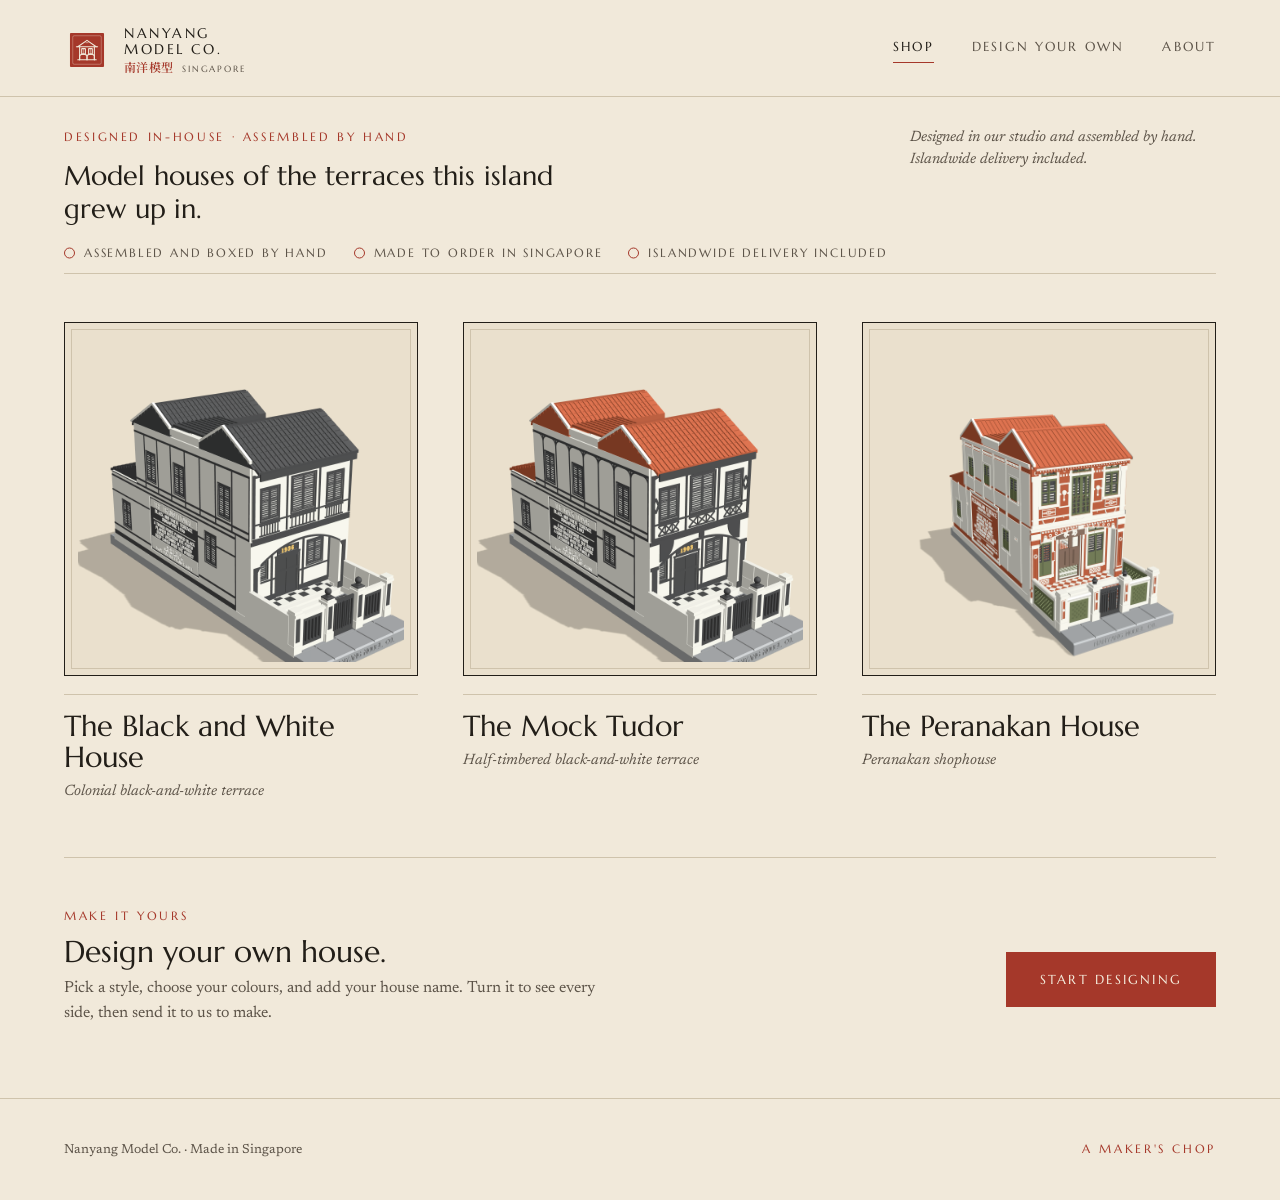
<file: index.html>
<!doctype html>
<html lang="en">
<head>
<meta charset="utf-8">
<meta name="viewport" content="width=device-width,initial-scale=1">
<title>Nanyang Model Co.</title>
<meta name="description" content="Model houses of Singapore's terraces, designed in-house and assembled by hand.">
<link rel="icon" href="assets/brand/favicon.svg?v=2" type="image/svg+xml">
<link rel="preconnect" href="https://fonts.googleapis.com">
<link rel="preconnect" href="https://fonts.gstatic.com" crossorigin>
<link href="https://fonts.googleapis.com/css2?family=Marcellus&family=Newsreader:ital,opsz,wght@0,6..72,300..500;1,6..72,300..460&family=Noto+Serif+SC:wght@500;600&display=swap" rel="stylesheet">
<script>document.documentElement.classList.add("js")</script>
<link rel="stylesheet" href="style.css?v=74">
</head>
<body>
<header class="masthead">
  <a class="brand" href="index.html" aria-label="Nanyang Model Co.">
    <img class="mk" src="assets/brand/mark.svg?v=2" alt="">
    <span class="wm">
      <span class="wm-en">Nanyang<br>Model Co.</span>
      <span class="wm-cn"><span class="cn">南洋模型</span><span class="sgp">Singapore</span></span>
    </span>
  </a>
  <button class="navtoggle" aria-label="Menu" aria-expanded="false" onclick="var m=this.closest('.masthead');var o=m.classList.toggle('open');this.setAttribute('aria-expanded',o)"><span></span><span></span><span></span></button>
  <nav class="tabs">
    <a href="index.html" aria-current="page">Shop</a>
    <a href="design.html">Design Your Own</a>
    <a href="about.html">About</a>
  </nav>
</header>

<main>
  <div class="wrap">
    <section class="lede rise">
      <div>
        <span class="label kicker">Designed in-house &middot; Assembled by hand</span>
        <h1>Model houses of the terraces this island grew up in.</h1>
      </div>
      <p class="sub">Designed in our studio and assembled by hand. Islandwide delivery included.</p>
    </section>

    <ul class="proof">
      <li>Assembled and boxed by hand</li>
      <li>Made to order in Singapore</li>
      <li>Islandwide delivery included</li>
    </ul>

    <section class="grid">
      <a class="card rise" href="house-04.html">
        <span class="frame"><img src="assets/houses/no04_shop.png?v=4" alt="The Black and White House model"></span>
        <span class="meta">
          <span class="mtext">
            <span class="name">The Black and White House</span>
            <span class="desc">Colonial black-and-white terrace</span>
          </span>
          <span class="price"></span>
        </span>
      </a>
      <a class="card rise" href="house-04b.html">
        <span class="frame"><img src="assets/houses/no04b_shop.png?v=2" alt="The Mock Tudor model"></span>
        <span class="meta">
          <span class="mtext">
            <span class="name">The Mock Tudor</span>
            <span class="desc">Half-timbered black-and-white terrace</span>
          </span>
          <span class="price"></span>
        </span>
      </a>
      <a class="card rise" href="house-06.html">
        <span class="frame"><img src="assets/houses/no06_shop.png?v=3" alt="The Peranakan House model"></span>
        <span class="meta">
          <span class="mtext">
            <span class="name">The Peranakan House</span>
            <span class="desc">Peranakan shophouse</span>
          </span>
          <span class="price"></span>
        </span>
      </a>
    </section>

    <section class="designstrip">
      <div class="ds-text">
        <span class="label kicker">Make it yours</span>
        <h2>Design your own house.</h2>
        <p>Pick a style, choose your colours, and add your house name. Turn it to see every side, then send it to us to make.</p>
      </div>
      <a class="btn" href="design.html">Start designing</a>
    </section>
  </div>
</main>

<footer>
  <span>Nanyang Model Co. &middot; Made in Singapore</span>
  <span class="label">A maker's chop</span>
</footer>

<script>
  const io=new IntersectionObserver((es)=>{es.forEach(e=>{if(e.isIntersecting){e.target.classList.add('in');io.unobserve(e.target)}})},{threshold:.12});
  document.querySelectorAll('.rise').forEach(el=>io.observe(el));
</script>
</body>
</html>
</file>
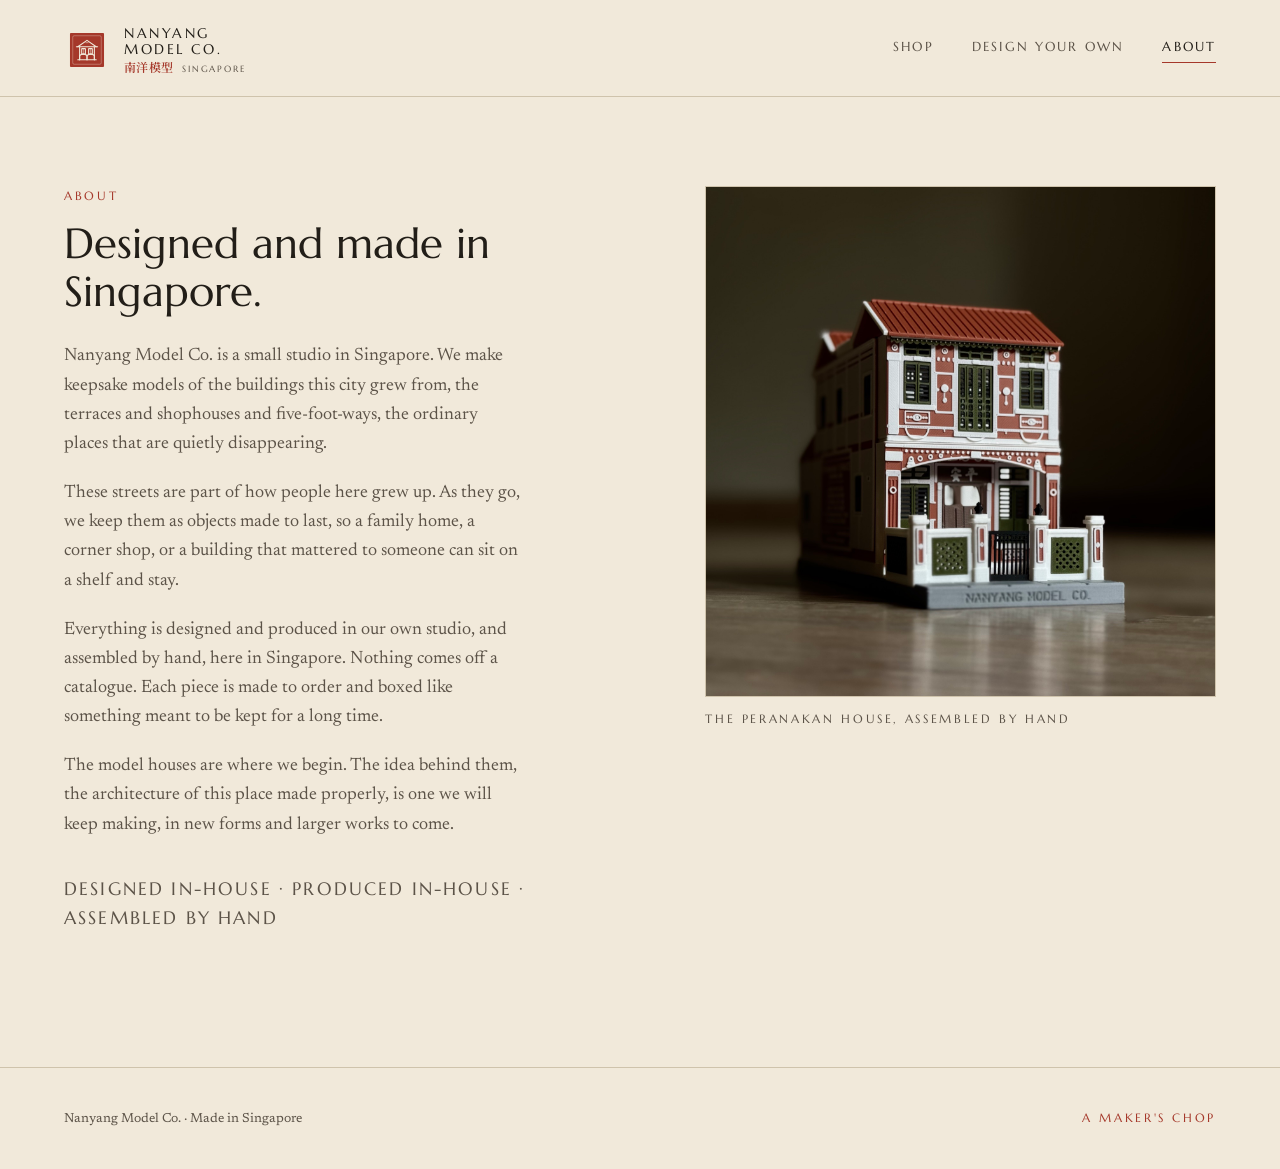
<file: about.html>
<!doctype html>
<html lang="en">
<head>
<meta charset="utf-8">
<meta name="viewport" content="width=device-width,initial-scale=1">
<title>About · Nanyang Model Co.</title>
<meta name="description" content="Nanyang Model Co. is a small Singapore studio keeping the city's terraces and shophouses as objects made to last.">
<link rel="icon" href="assets/brand/favicon.svg?v=2" type="image/svg+xml">
<link rel="preconnect" href="https://fonts.googleapis.com">
<link rel="preconnect" href="https://fonts.gstatic.com" crossorigin>
<link href="https://fonts.googleapis.com/css2?family=Marcellus&family=Newsreader:ital,opsz,wght@0,6..72,300..500;1,6..72,300..460&family=Noto+Serif+SC:wght@500;600&display=swap" rel="stylesheet">
<script>document.documentElement.classList.add("js")</script>
<link rel="stylesheet" href="style.css?v=74">
</head>
<body>
<header class="masthead">
  <a class="brand" href="index.html" aria-label="Nanyang Model Co.">
    <img class="mk" src="assets/brand/mark.svg?v=2" alt="">
    <span class="wm">
      <span class="wm-en">Nanyang<br>Model Co.</span>
      <span class="wm-cn"><span class="cn">南洋模型</span><span class="sgp">Singapore</span></span>
    </span>
  </a>
  <button class="navtoggle" aria-label="Menu" aria-expanded="false" onclick="var m=this.closest('.masthead');var o=m.classList.toggle('open');this.setAttribute('aria-expanded',o)"><span></span><span></span><span></span></button>
  <nav class="tabs">
    <a href="index.html">Shop</a>
    <a href="design.html">Design Your Own</a>
    <a href="about.html" aria-current="page">About</a>
  </nav>
</header>

<main>
  <div class="wrap">
    <section class="about rise">
      <div class="about-text">
        <span class="label kicker">About</span>
        <h1>Designed and made in Singapore.</h1>
        <p>Nanyang Model Co. is a small studio in Singapore. We make keepsake models of the buildings this city grew from, the terraces and shophouses and five-foot-ways, the ordinary places that are quietly disappearing.</p>

        <p>These streets are part of how people here grew up. As they go, we keep them as objects made to last, so a family home, a corner shop, or a building that mattered to someone can sit on a shelf and stay.</p>

        <p>Everything is designed and produced in our own studio, and assembled by hand, here in Singapore. Nothing comes off a catalogue. Each piece is made to order and boxed like something meant to be kept for a long time.</p>

        <p>The model houses are where we begin. The idea behind them, the architecture of this place made properly, is one we will keep making, in new forms and larger works to come.</p>

        <p class="craftline label">Designed in-house &middot; Produced in-house &middot; Assembled by hand</p>
      </div>
      <figure class="about-fig">
        <img src="assets/houses/no06_photo_angle.jpg" alt="A finished Peranakan model house, assembled by hand">
        <figcaption class="label">The Peranakan House, assembled by hand</figcaption>
      </figure>
    </section>
  </div>
</main>

<footer>
  <span>Nanyang Model Co. &middot; Made in Singapore</span>
  <span class="label">A maker's chop</span>
</footer>

<script>
  const io=new IntersectionObserver((es)=>{es.forEach(e=>{if(e.isIntersecting){e.target.classList.add('in');io.unobserve(e.target)}})},{threshold:.12});
  document.querySelectorAll('.rise').forEach(el=>io.observe(el));
</script>
</body>
</html>
</file>
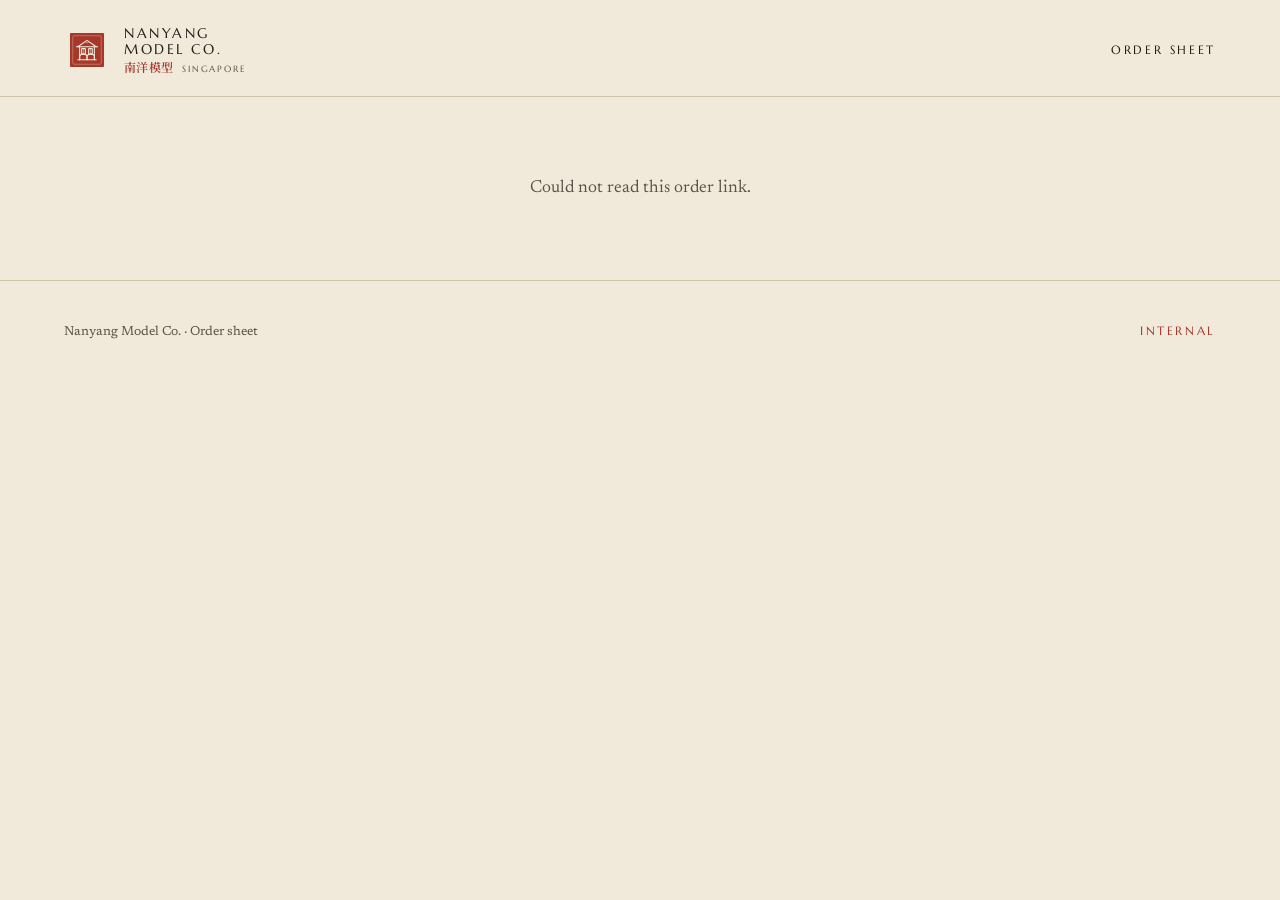
<file: admin.html>
<!doctype html>
<html lang="en">
<head>
<meta charset="utf-8">
<meta name="viewport" content="width=device-width,initial-scale=1">
<title>Order · Nanyang Model Co.</title>
<meta name="robots" content="noindex">
<link rel="icon" href="assets/brand/favicon.svg?v=2" type="image/svg+xml">
<link rel="preconnect" href="https://fonts.googleapis.com">
<link rel="preconnect" href="https://fonts.gstatic.com" crossorigin>
<link href="https://fonts.googleapis.com/css2?family=Marcellus&family=Newsreader:ital,opsz,wght@0,6..72,300..500;1,6..72,300..460&family=Noto+Serif+SC:wght@500;600&display=swap" rel="stylesheet">
<link rel="stylesheet" href="style.css?v=74">
<style>
  .order-head{display:flex;justify-content:space-between;align-items:baseline;border-bottom:1px solid var(--line);padding-bottom:14px;margin-bottom:22px;flex-wrap:wrap;gap:8px}
  .order-style{font-family:var(--disp);font-size:28px}
  .order-grid{display:grid;grid-template-columns:1fr 1fr;gap:26px}
  @media(max-width:680px){.order-grid{grid-template-columns:1fr}}
  .ofield{margin-bottom:14px}
  .ofield .k{font-family:var(--disp);font-size:11px;letter-spacing:.14em;text-transform:uppercase;color:var(--ink-soft);display:block;margin-bottom:3px}
  .ofield .v{font-size:18px}
  .citem{padding:9px 0;border-bottom:1px solid var(--line-soft)}
  .cplate{font-family:var(--disp);font-size:13px;letter-spacing:.03em;color:var(--ink-soft)}
  .cload{font-size:17px;color:var(--ink);margin-top:2px}
  .csw{width:26px;height:26px;border:1px solid var(--line);flex:0 0 auto}
  .cmeta{flex:1;display:flex;justify-content:space-between;gap:10px;flex-wrap:wrap}
  .cname{color:var(--ink)}
  .chex{color:var(--ink-soft);font-variant-numeric:tabular-nums}
  .cgroup{font-family:var(--disp);font-size:12px;letter-spacing:.1em;text-transform:uppercase;color:var(--ink-soft);margin:18px 0 4px}
  .empty{padding:60px 0;text-align:center;color:var(--ink-soft)}
</style>
</head>
<body>
<header class="masthead">
  <a class="brand" href="index.html" aria-label="Nanyang Model Co.">
    <img class="mk" src="assets/brand/mark.svg?v=2" alt="">
    <span class="wm">
      <span class="wm-en">Nanyang<br>Model Co.</span>
      <span class="wm-cn"><span class="cn">南洋模型</span><span class="sgp">Singapore</span></span>
    </span>
  </a>
  <button class="navtoggle" aria-label="Menu" aria-expanded="false" onclick="var m=this.closest('.masthead');var o=m.classList.toggle('open');this.setAttribute('aria-expanded',o)"><span></span><span></span><span></span></button>
  <nav class="tabs"><span class="label">Order sheet</span></nav>
</header>
<main>
  <div class="wrap">
    <div id="order"><p class="empty">Open an order link to see the design.</p></div>
  </div>
</main>
<footer><span>Nanyang Model Co. &middot; Order sheet</span><span class="label">Internal</span></footer>
<script>
  function esc(s){ return (s==null?'':String(s)).replace(/[&<>]/g, c => ({'&':'&amp;','<':'&lt;','>':'&gt;'}[c])); }
  // his real print plates per house (from plates.json / bands.json) — so the order reads plate by plate
  const PLATES = {"colonial":[{"n":1,"t":"Grey","s":["ASH GRAY"]},{"n":2,"t":"White shell and fence","s":["IVORY"]},{"n":3,"t":"Windows","s":["IVORY","CHARCOAL"]},{"n":4,"t":"Fence lattice","s":["CHARCOAL"]},{"n":5,"t":"Brown joinery and floors","s":["CHARCOAL","DARK BROWN"]},{"n":6,"t":"Tiled floors","s":["IVORY","CHARCOAL"]},{"n":7,"t":"Roofs","s":["TERRACOTTA"]},{"n":8,"t":"Charcoal","s":["CHARCOAL"]},{"n":9,"t":"Museum board","s":["CHARCOAL","IVORY"]},{"n":10,"t":"Name board","s":["CHARCOAL","BASIC GOLD"]},{"n":11,"t":"Facade front","s":["IVORY","CHARCOAL"]},{"n":12,"t":"Facade west flank","s":["IVORY","CHARCOAL"]}],"colonial2":[{"n":1,"t":"Grey","s":["ASH GRAY"]},{"n":2,"t":"White shell and fence","s":["IVORY"]},{"n":3,"t":"Windows","s":["IVORY","CHARCOAL"]},{"n":4,"t":"Fence lattice","s":["CHARCOAL"]},{"n":5,"t":"Brown joinery and floors","s":["CHARCOAL","DARK BROWN"]},{"n":6,"t":"Tiled floors","s":["IVORY","CHARCOAL"]},{"n":7,"t":"Roofs","s":["TERRACOTTA"]},{"n":8,"t":"Charcoal","s":["CHARCOAL"]},{"n":9,"t":"Museum board","s":["CHARCOAL","IVORY"]},{"n":10,"t":"Name board","s":["CHARCOAL","BASIC GOLD"]},{"n":11,"t":"Facade front","s":["IVORY","CHARCOAL"]},{"n":12,"t":"Facade west flank","s":["IVORY","CHARCOAL"]}],"chinese":[{"n":1,"t":"Grey","s":["ASH GRAY"]},{"n":2,"t":"White shell and fence","s":["IVORY"]},{"n":3,"t":"Windows","s":["CHARCOAL","DARK GREEN"]},{"n":4,"t":"Fence lattice","s":["DARK GREEN"]},{"n":5,"t":"Pier panels","s":["IVORY","DARK GREEN"]},{"n":6,"t":"Brown joinery and floors","s":["DARK BROWN"]},{"n":7,"t":"Tiled floors","s":["IVORY","TERRACOTTA","DARK GREEN"]},{"n":8,"t":"Roofs","s":["CHARCOAL"]},{"n":9,"t":"Charcoal","s":["CHARCOAL"]},{"n":10,"t":"Museum board","s":["IVORY","SCARLET"]},{"n":11,"t":"Name board","s":["BASIC GOLD","CHARCOAL"]},{"n":12,"t":"Facade front","s":["IVORY","DARK GREEN","MANDARIN","SCARLET"]},{"n":13,"t":"Facade west flank","s":["IVORY","DARK GREEN","SCARLET","MANDARIN"]}],"peranakan":[{"n":1,"t":"Grey","s":["ASH GREY"]},{"n":2,"t":"White shell + fence","s":["IVORY"]},{"n":3,"t":"Roofs","s":["TERRACOTTA"]},{"n":4,"t":"Green pieces","s":["PINE GREEN"]},{"n":5,"t":"Tiled floors","s":["IVORY","PINE GREEN","TERRACOTTA"]},{"n":6,"t":"Brown floors and ceilings","s":["DARK BROWN"]},{"n":7,"t":"Facade plates","s":["TERRACOTTA","IVORY"]},{"n":8,"t":"West flank plates","s":["TERRACOTTA","IVORY"]},{"n":9,"t":"Green units","s":["CHARCOAL","PINE GREEN"]},{"n":10,"t":"Brown units","s":["DARK BROWN"]},{"n":11,"t":"Charcoal pieces","s":["CHARCOAL"]},{"n":12,"t":"Eave valance","s":["PINE GREEN","IVORY"]},{"n":13,"t":"Museum board","s":["TERRACOTTA","IVORY"]},{"n":14,"t":"Name board","s":["DARK BROWN","IVORY"]}]};
  const normSpool = s => (s||'').toUpperCase().replace('PINE GREEN','GREEN').replace('DARK GREEN','GREEN').replace('BASIC GOLD','GOLD').replace('ASH GREY','ASH GRAY');
  function decode(){
    const code = location.hash.slice(1); if (!code) return null;
    try { return JSON.parse(decodeURIComponent(escape(atob(code)))); } catch (e) { return null; }
  }
  function field(k, v){ return v ? `<div class="ofield"><span class="k">${esc(k)}</span><span class="v">${esc(v)}</span></div>` : ''; }
  function fieldML(k, v){ return v ? `<div class="ofield"><span class="k">${esc(k)}</span><span class="v" style="white-space:pre-line">${esc(v)}</span></div>` : ''; }
  function render(o){
    const root = document.getElementById('order');
    if (!o) { root.innerHTML = '<p class="empty">Could not read this order link.</p>'; return; }
    const byS = {}; (o.colours || []).forEach(c => { byS[normSpool(c.spool)] = c; });
    const plates = PLATES[o.styleKey] || [];
    let cols = '';
    plates.forEach(p => {
      const loads = p.s.map(sp => { const c = byS[normSpool(sp)]; return c ? c.name : sp; });
      cols += `<div class="citem"><div class="cplate">${esc(p.n)} &middot; ${esc(p.t)}</div>`
        + `<div class="cload">${loads.map(esc).join(' &middot; ')}</div></div>`;
    });
    if (!plates.length) (o.colours || []).forEach(c => { cols += `<div class="citem"><div class="cplate">${esc(c.part||'')}</div><div class="cload">${esc(c.name)}</div></div>`; });
    root.innerHTML = `
      <div class="order-head">
        <span class="order-style">${esc(o.style)} terrace</span>
        <span class="label">PayNow on confirm</span>
      </div>
      <div class="order-grid">
        <div>
          <div class="cgroup" style="margin-top:0">Customer</div>
          ${field('Name', o.customerName) || '<div class="ofield"><span class="k">Name</span><span class="v" style="color:var(--ink-soft)">(from WhatsApp)</span></div>'}
          ${field('Contact', o.contact)}
          <div class="cgroup">Plaque</div>
          ${field('House name', o.houseName)}
          ${field('Subtitle', o.subtitle)}
          ${field('Year / place', o.place)}
          ${fieldML('Story', o.story)}
          ${field('Name board', o.nameBoard)}
          ${field('Made for', o.madeFor)}
        </div>
        <div>
          <div class="cgroup" style="margin-top:0">Plates to print (load these filaments)</div>
          ${cols || '<p class="note">No colour data.</p>'}
        </div>
      </div>`;
  }
  render(decode());
  addEventListener('hashchange', () => render(decode()));
</script>
</body>
</html>
</file>
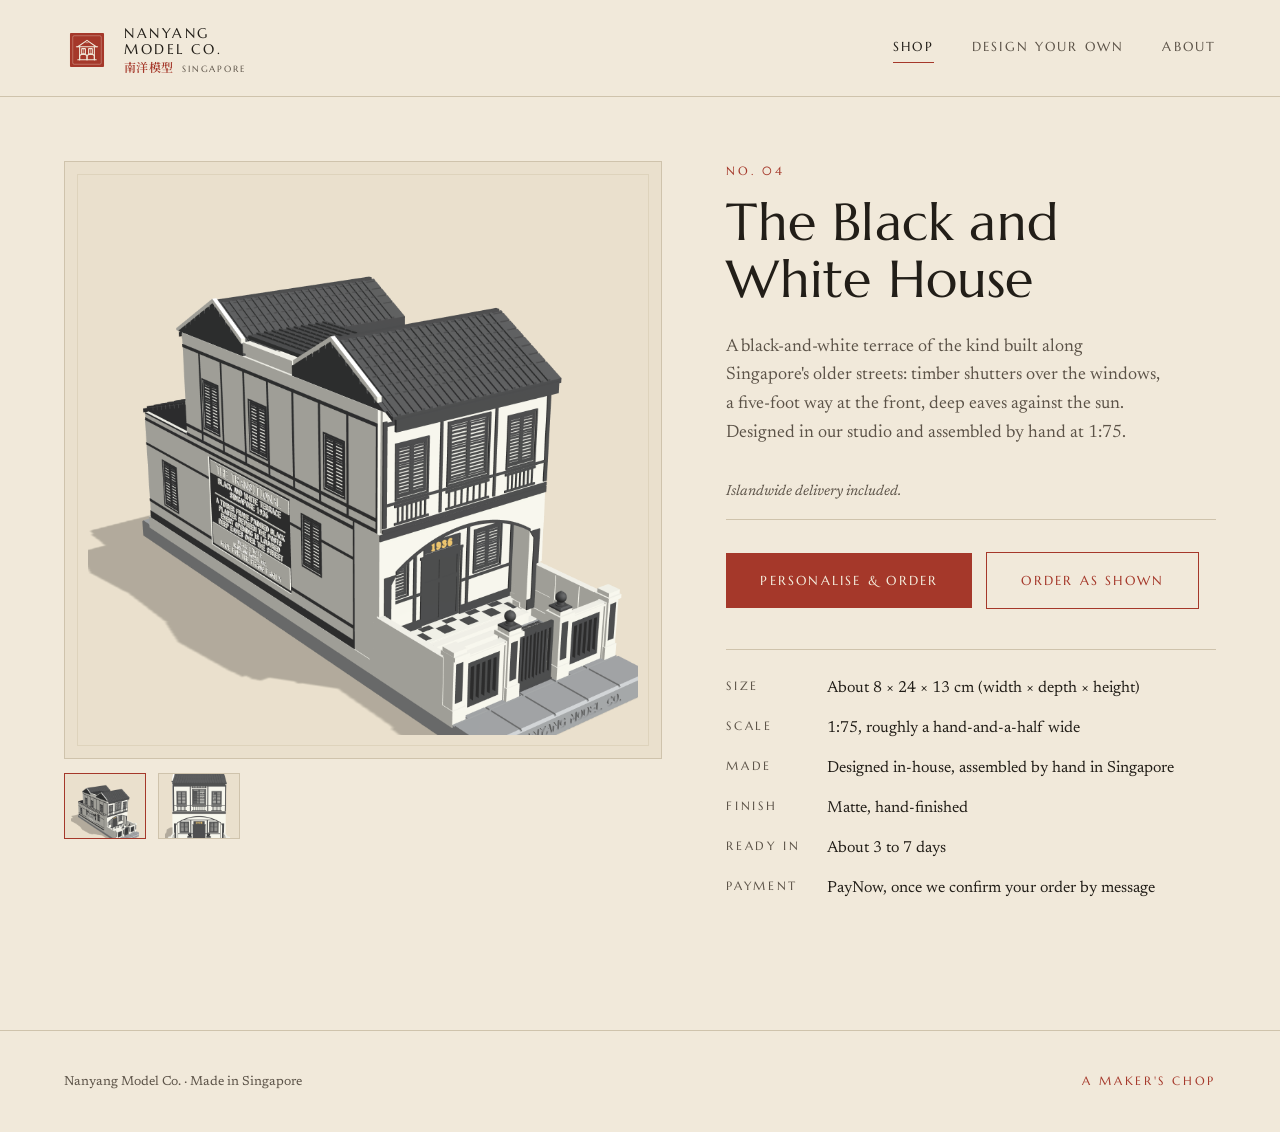
<file: house-04.html>
<!doctype html>
<html lang="en">
<head>
<meta charset="utf-8">
<meta name="viewport" content="width=device-width,initial-scale=1">
<title>The Black and White House · Nanyang Model Co.</title>
<meta name="description" content="No. 04, The Black and White House. A 1:75 model of a Singapore black-and-white terrace, designed in-house and assembled by hand.">
<link rel="icon" href="assets/brand/favicon.svg?v=2" type="image/svg+xml">
<link rel="preconnect" href="https://fonts.googleapis.com">
<link rel="preconnect" href="https://fonts.gstatic.com" crossorigin>
<link href="https://fonts.googleapis.com/css2?family=Marcellus&family=Newsreader:ital,opsz,wght@0,6..72,300..500;1,6..72,300..460&family=Noto+Serif+SC:wght@500;600&display=swap" rel="stylesheet">
<script>document.documentElement.classList.add("js")</script>
<link rel="stylesheet" href="style.css?v=74">
</head>
<body>
<header class="masthead">
  <a class="brand" href="index.html" aria-label="Nanyang Model Co.">
    <img class="mk" src="assets/brand/mark.svg?v=2" alt="">
    <span class="wm">
      <span class="wm-en">Nanyang<br>Model Co.</span>
      <span class="wm-cn"><span class="cn">南洋模型</span><span class="sgp">Singapore</span></span>
    </span>
  </a>
  <button class="navtoggle" aria-label="Menu" aria-expanded="false" onclick="var m=this.closest('.masthead');var o=m.classList.toggle('open');this.setAttribute('aria-expanded',o)"><span></span><span></span><span></span></button>
  <nav class="tabs">
    <a href="index.html" aria-current="page">Shop</a>
    <a href="design.html">Design Your Own</a>
    <a href="about.html">About</a>
  </nav>
</header>

<main>
  <div class="wrap">
    <section class="pdp">
      <div class="gallery rise">
        <div class="hero"><img id="hero" src="assets/houses/no04_iso.png?v=4" alt="The Black and White House, angled view"></div>
        <div class="thumbs">
          <span class="t" aria-current="true"><img src="assets/houses/no04_iso.png?v=4" alt="Angled view" onclick="hero.src=this.src"></span>
          <span class="t"><img src="assets/houses/no04_front.png?v=4" alt="Front view" onclick="hero.src=this.src"></span>
        </div>
      </div>

      <div class="buy rise">
        <div class="no label">No. 04</div>
        <h1>The Black and White House</h1>
        <p class="story">A black-and-white terrace of the kind built along Singapore's older streets: timber shutters over the windows, a five-foot way at the front, deep eaves against the sun. Designed in our studio and assembled by hand at 1:75.</p>

        <div class="price"><small>Islandwide delivery included.</small></div>
        <a class="btn" href="personalise.html?model=no04">Personalise &amp; order</a>
        <a class="btn ghost" href="https://wa.me/6583219747?text=Hi%20Nanyang%20Model%20Co.%2C%20I%27d%20like%20to%20order%20The%20Black%20and%20White%20House%20(No.%2004)." target="_blank" rel="noopener">Order as shown</a>

        <div class="facts">
          <dl>
            <dt class="label">Size</dt><dd>About 8 &times; 24 &times; 13 cm (width &times; depth &times; height)</dd>
            <dt class="label">Scale</dt><dd>1:75, roughly a hand-and-a-half wide</dd>
            <dt class="label">Made</dt><dd>Designed in-house, assembled by hand in Singapore</dd>
            <dt class="label">Finish</dt><dd>Matte, hand-finished</dd>
            <dt class="label">Ready in</dt><dd>About 3 to 7 days</dd>
            <dt class="label">Payment</dt><dd>PayNow, once we confirm your order by message</dd>
          </dl>
        </div>
      </div>
    </section>
  </div>
</main>

<footer>
  <span>Nanyang Model Co. &middot; Made in Singapore</span>
  <span class="label">A maker's chop</span>
</footer>

<script>
  const io=new IntersectionObserver((es)=>{es.forEach(e=>{if(e.isIntersecting){e.target.classList.add('in');io.unobserve(e.target)}})},{threshold:.12});
  document.querySelectorAll('.rise').forEach(el=>io.observe(el));
  document.querySelectorAll('.thumbs .t').forEach(t=>t.addEventListener('click',()=>{document.querySelectorAll('.thumbs .t').forEach(x=>x.removeAttribute('aria-current'));t.setAttribute('aria-current','true')}));
</script>
</body>
</html>
</file>
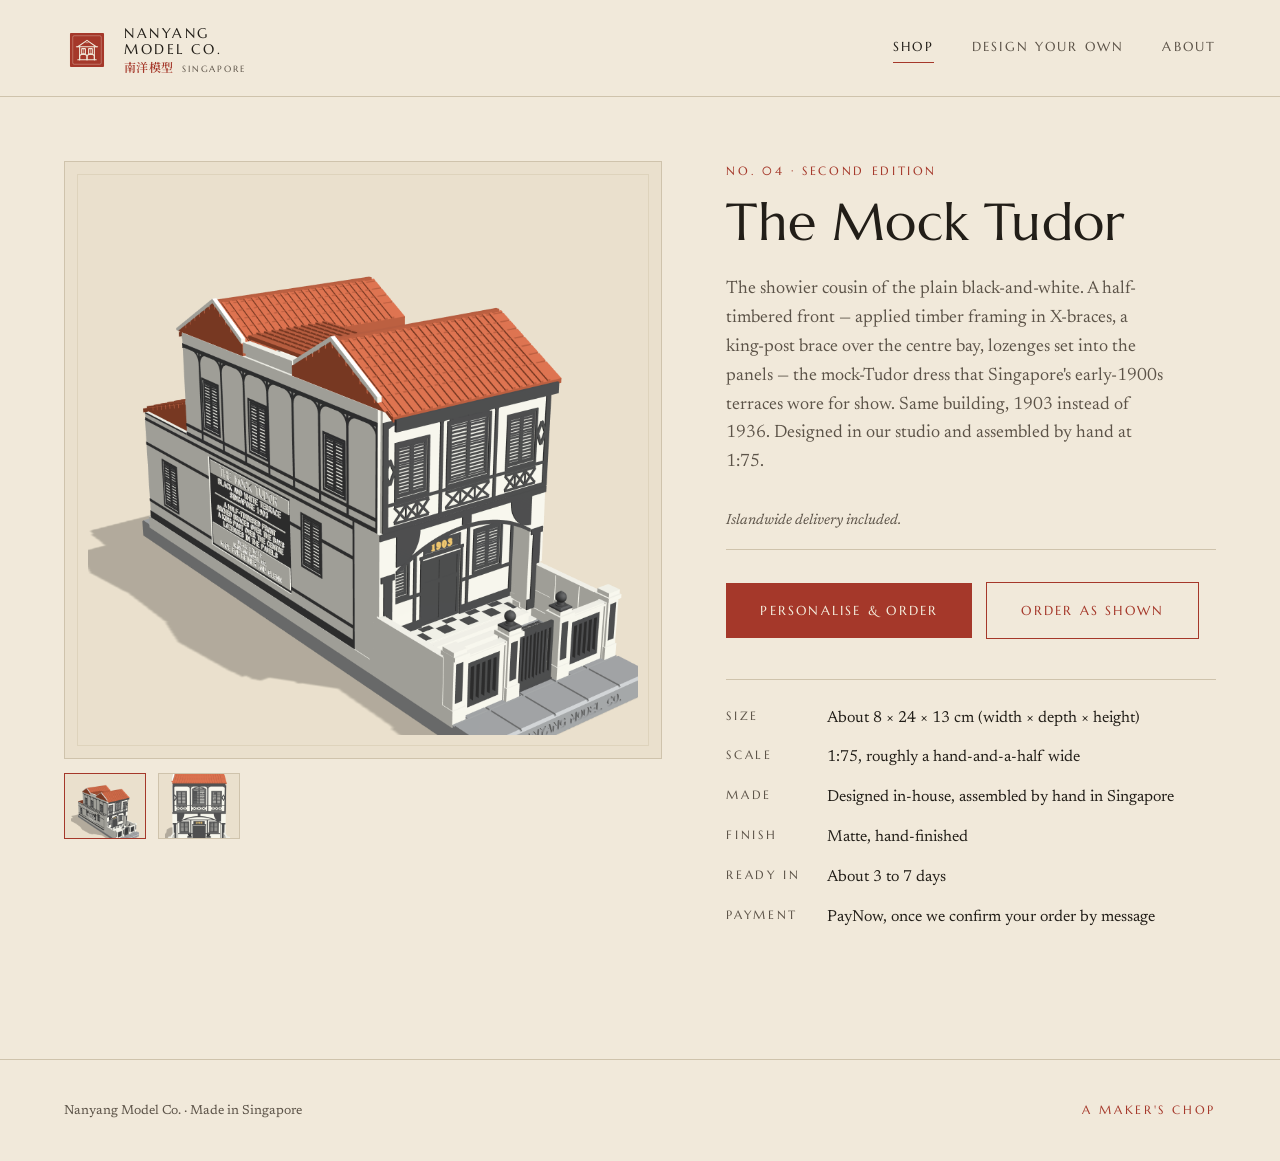
<file: house-04b.html>
<!doctype html>
<html lang="en">
<head>
<meta charset="utf-8">
<meta name="viewport" content="width=device-width,initial-scale=1">
<title>The Mock Tudor · Nanyang Model Co.</title>
<meta name="description" content="No. 04, The Mock Tudor. A 1:75 model of a Singapore half-timbered black-and-white terrace, designed in-house and assembled by hand.">
<link rel="icon" href="assets/brand/favicon.svg?v=2" type="image/svg+xml">
<link rel="preconnect" href="https://fonts.googleapis.com">
<link rel="preconnect" href="https://fonts.gstatic.com" crossorigin>
<link href="https://fonts.googleapis.com/css2?family=Marcellus&family=Newsreader:ital,opsz,wght@0,6..72,300..500;1,6..72,300..460&family=Noto+Serif+SC:wght@500;600&display=swap" rel="stylesheet">
<script>document.documentElement.classList.add("js")</script>
<link rel="stylesheet" href="style.css?v=74">
</head>
<body>
<header class="masthead">
  <a class="brand" href="index.html" aria-label="Nanyang Model Co.">
    <img class="mk" src="assets/brand/mark.svg?v=2" alt="">
    <span class="wm">
      <span class="wm-en">Nanyang<br>Model Co.</span>
      <span class="wm-cn"><span class="cn">南洋模型</span><span class="sgp">Singapore</span></span>
    </span>
  </a>
  <button class="navtoggle" aria-label="Menu" aria-expanded="false" onclick="var m=this.closest('.masthead');var o=m.classList.toggle('open');this.setAttribute('aria-expanded',o)"><span></span><span></span><span></span></button>
  <nav class="tabs">
    <a href="index.html" aria-current="page">Shop</a>
    <a href="design.html">Design Your Own</a>
    <a href="about.html">About</a>
  </nav>
</header>

<main>
  <div class="wrap">
    <section class="pdp">
      <div class="gallery rise">
        <div class="hero"><img id="hero" src="assets/houses/no04b_iso.png?v=2" alt="The Mock Tudor, angled view"></div>
        <div class="thumbs">
          <span class="t" aria-current="true"><img src="assets/houses/no04b_iso.png?v=2" alt="Angled view" onclick="hero.src=this.src"></span>
          <span class="t"><img src="assets/houses/no04b_front.png?v=2" alt="Front view" onclick="hero.src=this.src"></span>
        </div>
      </div>

      <div class="buy rise">
        <div class="no label">No. 04 &middot; Second edition</div>
        <h1>The Mock Tudor</h1>
        <p class="story">The showier cousin of the plain black-and-white. A half-timbered front &mdash; applied timber framing in X-braces, a king-post brace over the centre bay, lozenges set into the panels &mdash; the mock-Tudor dress that Singapore's early-1900s terraces wore for show. Same building, 1903 instead of 1936. Designed in our studio and assembled by hand at 1:75.</p>

        <div class="price"><small>Islandwide delivery included.</small></div>
        <a class="btn" href="personalise.html?model=no04">Personalise &amp; order</a>
        <a class="btn ghost" href="https://wa.me/6583219747?text=Hi%20Nanyang%20Model%20Co.%2C%20I%27d%20like%20to%20order%20The%20Mock%20Tudor%20(No.%2004%2C%20second%20edition)." target="_blank" rel="noopener">Order as shown</a>

        <div class="facts">
          <dl>
            <dt class="label">Size</dt><dd>About 8 &times; 24 &times; 13 cm (width &times; depth &times; height)</dd>
            <dt class="label">Scale</dt><dd>1:75, roughly a hand-and-a-half wide</dd>
            <dt class="label">Made</dt><dd>Designed in-house, assembled by hand in Singapore</dd>
            <dt class="label">Finish</dt><dd>Matte, hand-finished</dd>
            <dt class="label">Ready in</dt><dd>About 3 to 7 days</dd>
            <dt class="label">Payment</dt><dd>PayNow, once we confirm your order by message</dd>
          </dl>
        </div>
      </div>
    </section>
  </div>
</main>

<footer>
  <span>Nanyang Model Co. &middot; Made in Singapore</span>
  <span class="label">A maker's chop</span>
</footer>

<script>
  const io=new IntersectionObserver((es)=>{es.forEach(e=>{if(e.isIntersecting){e.target.classList.add('in');io.unobserve(e.target)}})},{threshold:.12});
  document.querySelectorAll('.rise').forEach(el=>io.observe(el));
  document.querySelectorAll('.thumbs .t').forEach(t=>t.addEventListener('click',()=>{document.querySelectorAll('.thumbs .t').forEach(x=>x.removeAttribute('aria-current'));t.setAttribute('aria-current','true')}));
</script>
</body>
</html>
</file>
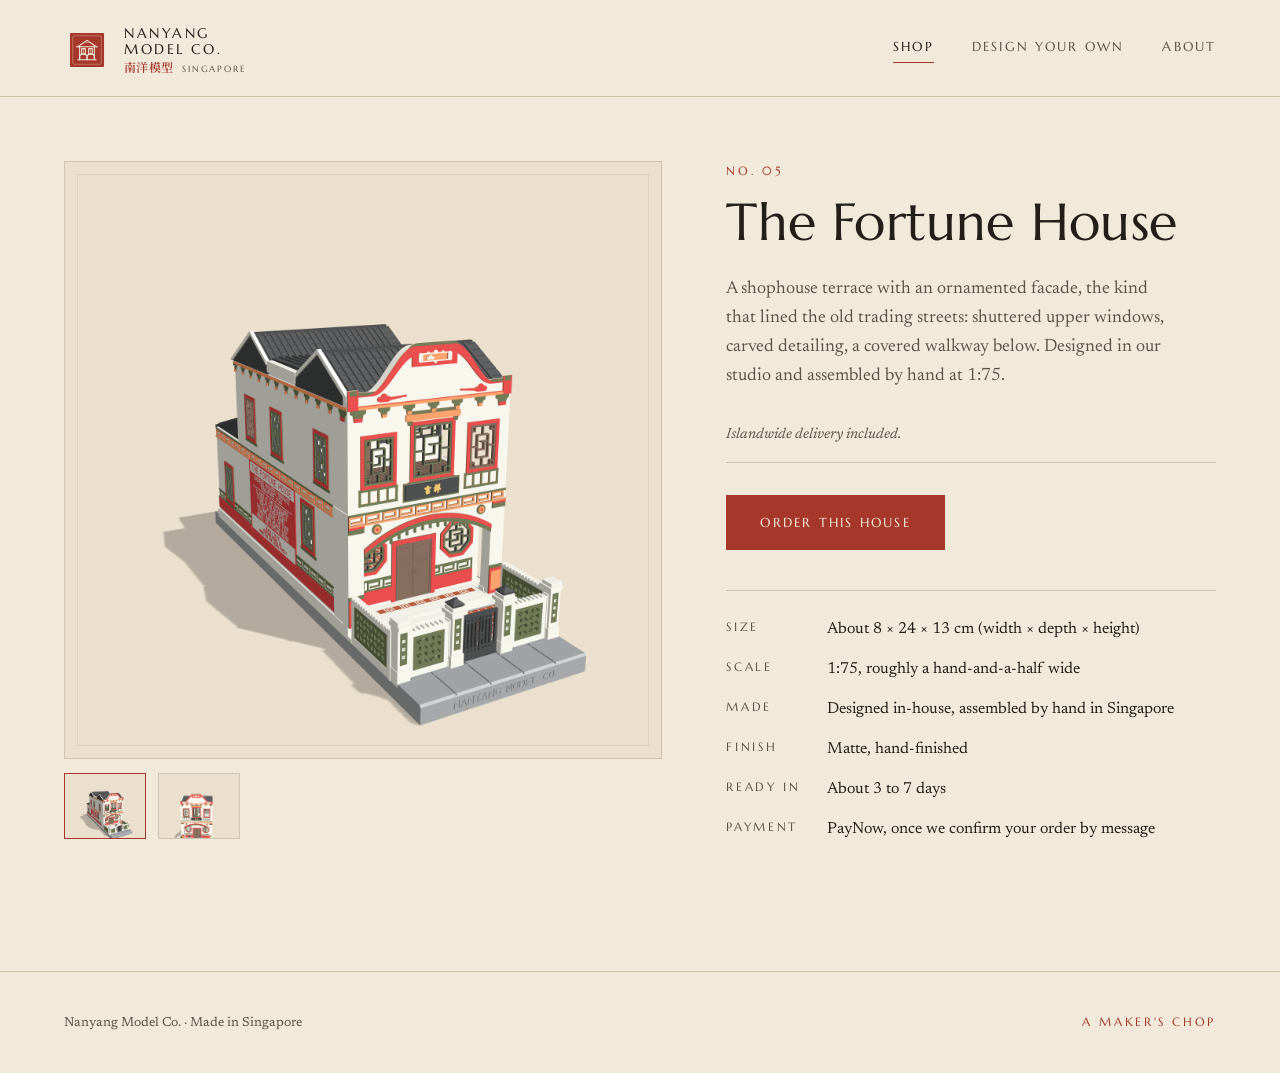
<file: house-05.html>
<!doctype html>
<html lang="en">
<head>
<meta charset="utf-8">
<meta name="viewport" content="width=device-width,initial-scale=1">
<title>The Fortune House · Nanyang Model Co.</title>
<meta name="description" content="No. 05, The Fortune House. A 1:75 model of an ornamented Singapore shophouse terrace, designed in-house and assembled by hand.">
<link rel="icon" href="assets/brand/favicon.svg?v=2" type="image/svg+xml">
<link rel="preconnect" href="https://fonts.googleapis.com">
<link rel="preconnect" href="https://fonts.gstatic.com" crossorigin>
<link href="https://fonts.googleapis.com/css2?family=Marcellus&family=Newsreader:ital,opsz,wght@0,6..72,300..500;1,6..72,300..460&family=Noto+Serif+SC:wght@500;600&display=swap" rel="stylesheet">
<script>document.documentElement.classList.add("js")</script>
<link rel="stylesheet" href="style.css?v=74">
</head>
<body>
<header class="masthead">
  <a class="brand" href="index.html" aria-label="Nanyang Model Co.">
    <img class="mk" src="assets/brand/mark.svg?v=2" alt="">
    <span class="wm">
      <span class="wm-en">Nanyang<br>Model Co.</span>
      <span class="wm-cn"><span class="cn">南洋模型</span><span class="sgp">Singapore</span></span>
    </span>
  </a>
  <button class="navtoggle" aria-label="Menu" aria-expanded="false" onclick="var m=this.closest('.masthead');var o=m.classList.toggle('open');this.setAttribute('aria-expanded',o)"><span></span><span></span><span></span></button>
  <nav class="tabs">
    <a href="index.html" aria-current="page">Shop</a>
    <a href="design.html">Design Your Own</a>
    <a href="about.html">About</a>
  </nav>
</header>

<main>
  <div class="wrap">
    <section class="pdp">
      <div class="gallery rise">
        <div class="hero"><img id="hero" src="assets/houses/no05_iso.png?v=3" alt="The Fortune House, angled view"></div>
        <div class="thumbs">
          <span class="t" aria-current="true"><img src="assets/houses/no05_iso.png?v=3" alt="Angled view" onclick="hero.src=this.src"></span>
          <span class="t"><img src="assets/houses/no05.png?v=3" alt="Front view" onclick="hero.src=this.src"></span>
        </div>
      </div>

      <div class="buy rise">
        <div class="no label">No. 05</div>
        <h1>The Fortune House</h1>
        <p class="story">A shophouse terrace with an ornamented facade, the kind that lined the old trading streets: shuttered upper windows, carved detailing, a covered walkway below. Designed in our studio and assembled by hand at 1:75.</p>

        <div class="price"><small>Islandwide delivery included.</small></div>
        <a class="btn" href="https://wa.me/6583219747?text=Hi%20Nanyang%20Model%20Co.%2C%20I%27d%20like%20to%20order%20The%20Fortune%20House%20(No.%2005)%20-%20%24138." target="_blank" rel="noopener">Order this house</a>

        <div class="facts">
          <dl>
            <dt class="label">Size</dt><dd>About 8 &times; 24 &times; 13 cm (width &times; depth &times; height)</dd>
            <dt class="label">Scale</dt><dd>1:75, roughly a hand-and-a-half wide</dd>
            <dt class="label">Made</dt><dd>Designed in-house, assembled by hand in Singapore</dd>
            <dt class="label">Finish</dt><dd>Matte, hand-finished</dd>
            <dt class="label">Ready in</dt><dd>About 3 to 7 days</dd>
            <dt class="label">Payment</dt><dd>PayNow, once we confirm your order by message</dd>
          </dl>
        </div>
      </div>
    </section>
  </div>
</main>

<footer>
  <span>Nanyang Model Co. &middot; Made in Singapore</span>
  <span class="label">A maker's chop</span>
</footer>

<script>
  const io=new IntersectionObserver((es)=>{es.forEach(e=>{if(e.isIntersecting){e.target.classList.add('in');io.unobserve(e.target)}})},{threshold:.12});
  document.querySelectorAll('.rise').forEach(el=>io.observe(el));
  document.querySelectorAll('.thumbs .t').forEach(t=>t.addEventListener('click',()=>{document.querySelectorAll('.thumbs .t').forEach(x=>x.removeAttribute('aria-current'));t.setAttribute('aria-current','true')}));
</script>
</body>
</html>
</file>
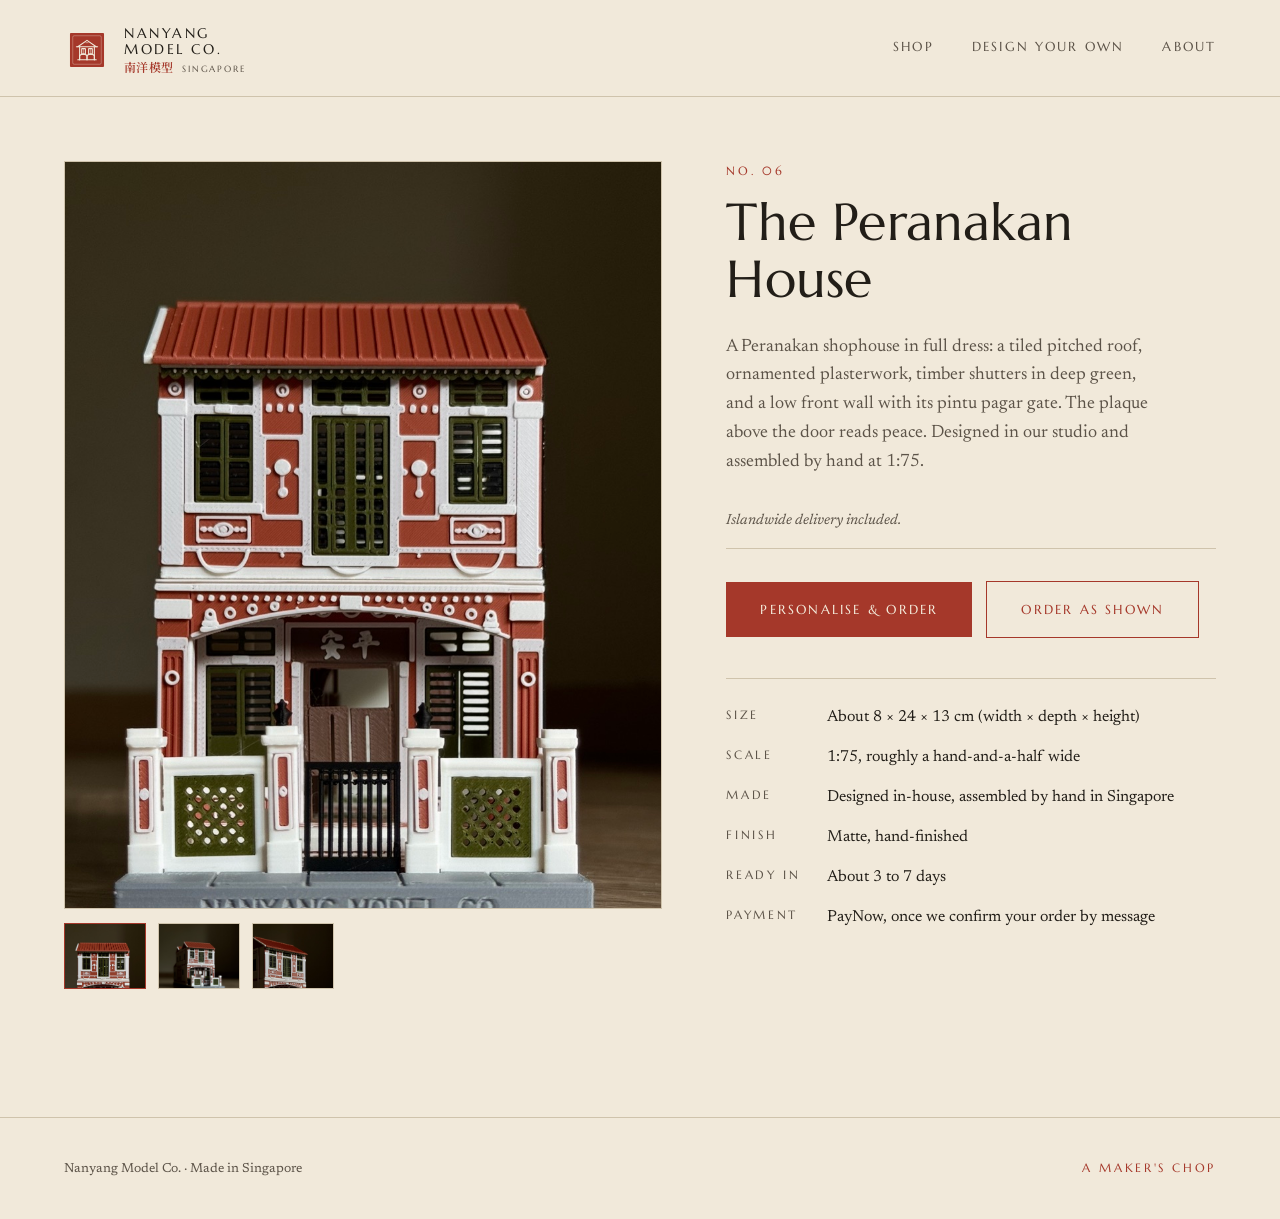
<file: house-06.html>
<!doctype html>
<html lang="en">
<head>
<meta charset="utf-8">
<meta name="viewport" content="width=device-width,initial-scale=1">
<title>The Peranakan House · Nanyang Model Co.</title>
<meta name="description" content="No. 06, The Peranakan House. A 1:75 model of an ornamented Singapore Peranakan shophouse, designed in-house and assembled by hand.">
<link rel="icon" href="assets/brand/favicon.svg?v=2" type="image/svg+xml">
<link rel="preconnect" href="https://fonts.googleapis.com">
<link rel="preconnect" href="https://fonts.gstatic.com" crossorigin>
<link href="https://fonts.googleapis.com/css2?family=Marcellus&family=Newsreader:ital,opsz,wght@0,6..72,300..500;1,6..72,300..460&family=Noto+Serif+SC:wght@500;600&display=swap" rel="stylesheet">
<script>document.documentElement.classList.add("js")</script>
<link rel="stylesheet" href="style.css?v=74">
</head>
<body>
<header class="masthead">
  <a class="brand" href="index.html" aria-label="Nanyang Model Co.">
    <img class="mk" src="assets/brand/mark.svg?v=2" alt="">
    <span class="wm">
      <span class="wm-en">Nanyang<br>Model Co.</span>
      <span class="wm-cn"><span class="cn">南洋模型</span><span class="sgp">Singapore</span></span>
    </span>
  </a>
  <button class="navtoggle" aria-label="Menu" aria-expanded="false" onclick="var m=this.closest('.masthead');var o=m.classList.toggle('open');this.setAttribute('aria-expanded',o)"><span></span><span></span><span></span></button>
  <nav class="tabs">
    <a href="index.html">Shop</a>
    <a href="design.html">Design Your Own</a>
    <a href="about.html">About</a>
  </nav>
</header>

<main>
  <div class="wrap">
    <section class="pdp">
      <div class="gallery rise">
        <div class="hero photo"><img id="hero" src="assets/houses/no06_photo_front.jpg" alt="The Peranakan House, front"></div>
        <div class="thumbs">
          <span class="t photo" aria-current="true"><img src="assets/houses/no06_photo_front.jpg" alt="Front view" onclick="hero.src=this.src"></span>
          <span class="t photo"><img src="assets/houses/no06_photo_angle.jpg" alt="Angled view" onclick="hero.src=this.src"></span>
          <span class="t photo"><img src="assets/houses/no06_photo_side.jpg" alt="Side view" onclick="hero.src=this.src"></span>
        </div>
      </div>

      <div class="buy rise">
        <div class="no label">No. 06</div>
        <h1>The Peranakan House</h1>
        <p class="story">A Peranakan shophouse in full dress: a tiled pitched roof, ornamented plasterwork, timber shutters in deep green, and a low front wall with its pintu pagar gate. The plaque above the door reads peace. Designed in our studio and assembled by hand at 1:75.</p>

        <div class="price"><small>Islandwide delivery included.</small></div>
        <a class="btn" href="personalise.html?model=no06">Personalise &amp; order</a>
        <a class="btn ghost" href="https://wa.me/6583219747?text=Hi%20Nanyang%20Model%20Co.%2C%20I%27d%20like%20to%20order%20The%20Peranakan%20House%20(No.%2006)." target="_blank" rel="noopener">Order as shown</a>

        <div class="facts">
          <dl>
            <dt class="label">Size</dt><dd>About 8 &times; 24 &times; 13 cm (width &times; depth &times; height)</dd>
            <dt class="label">Scale</dt><dd>1:75, roughly a hand-and-a-half wide</dd>
            <dt class="label">Made</dt><dd>Designed in-house, assembled by hand in Singapore</dd>
            <dt class="label">Finish</dt><dd>Matte, hand-finished</dd>
            <dt class="label">Ready in</dt><dd>About 3 to 7 days</dd>
            <dt class="label">Payment</dt><dd>PayNow, once we confirm your order by message</dd>
          </dl>
        </div>
      </div>
    </section>
  </div>
</main>

<footer>
  <span>Nanyang Model Co. &middot; Made in Singapore</span>
  <span class="label">A maker's chop</span>
</footer>

<script>
  const io=new IntersectionObserver((es)=>{es.forEach(e=>{if(e.isIntersecting){e.target.classList.add('in');io.unobserve(e.target)}})},{threshold:.12});
  document.querySelectorAll('.rise').forEach(el=>io.observe(el));
  document.querySelectorAll('.thumbs .t').forEach(t=>t.addEventListener('click',()=>{document.querySelectorAll('.thumbs .t').forEach(x=>x.removeAttribute('aria-current'));t.setAttribute('aria-current','true')}));
</script>
</body>
</html>
</file>
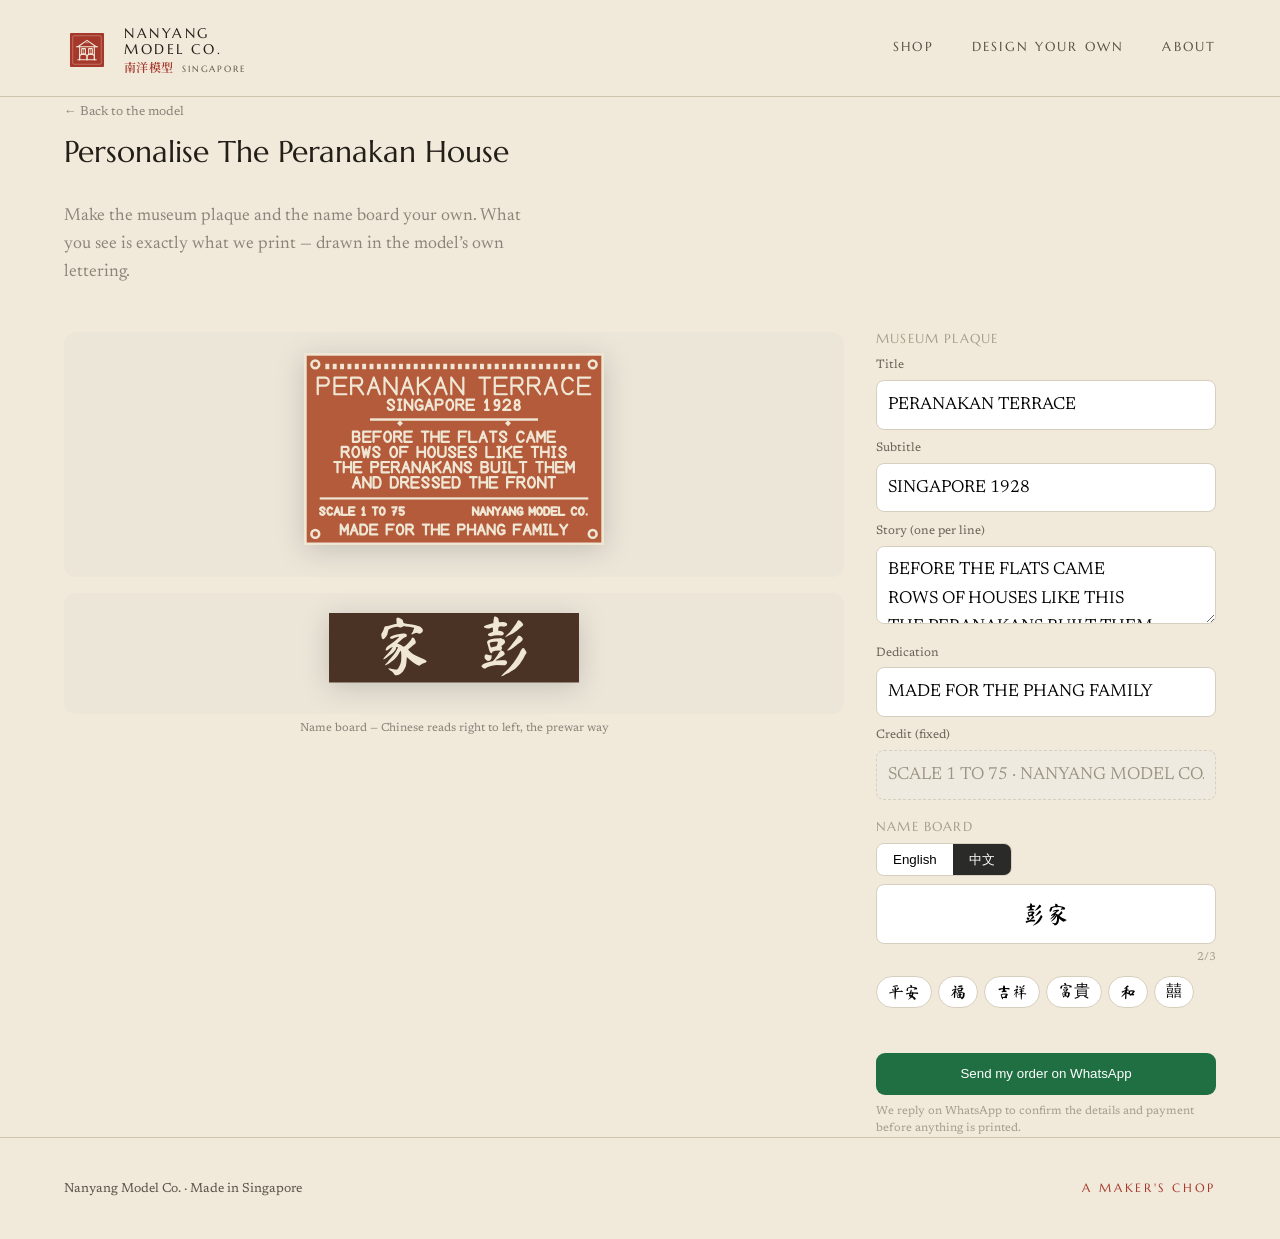
<file: personalise.html>
<!doctype html><html lang="en"><head>
<meta charset="utf-8"><meta name="viewport" content="width=device-width,initial-scale=1">
<title>Personalise your house · Nanyang Model Co.</title>
<meta name="description" content="Make the museum plaque and the name board your own, then send us the order.">
<link rel="icon" href="assets/brand/favicon.svg?v=2" type="image/svg+xml">
<link rel="preconnect" href="https://fonts.googleapis.com"><link rel="preconnect" href="https://fonts.gstatic.com" crossorigin>
<link href="https://fonts.googleapis.com/css2?family=Marcellus&family=Newsreader:ital,opsz,wght@0,6..72,300..500;1,6..72,300..460&family=Noto+Serif+SC:wght@500;600&family=Ma+Shan+Zheng&display=swap" rel="stylesheet">
<script>document.documentElement.classList.add("js")</script>
<link rel="stylesheet" href="style.css?v=74">
<style>
 .pz{--iv:#efe7d4}
 .pz h1{font-family:Marcellus,serif;font-weight:400;font-size:1.9rem;margin:0 0 .1em}
 .pz .lede{color:#8a857a;margin:0 0 1.6rem;max-width:46ch}
 .pz .stage{display:grid;grid-template-columns:1fr 340px;gap:2rem;align-items:start}
 @media(max-width:780px){.pz .stage{grid-template-columns:1fr}}
 .pz .previews{display:flex;flex-direction:column;gap:1rem}
 .pz .tile{background:#ece6d9;border-radius:12px;padding:1.3rem;display:flex;justify-content:center}
 .pz svg{width:100%;height:auto;filter:drop-shadow(0 5px 14px rgba(0,0,0,.16))}
 .pz .nm{max-width:250px}
 .pz .capnote{font-size:.72rem;color:#8a857a;text-align:center;margin:.4rem 0 0}
 .pz h2{font-family:Marcellus,serif;font-weight:400;font-size:.82rem;text-transform:uppercase;letter-spacing:.09em;color:#a79f8d;margin:1.3rem 0 .5rem}
 .pz h2:first-child{margin-top:0}
 .pz label{display:block;font-size:.76rem;color:#6a655a;margin:.6rem 0 .25rem}
 .pz input,.pz textarea{width:100%;padding:.6rem .7rem;border:1px solid #d6cfbe;border-radius:8px;font:inherit;background:#fff}
 .pz input.up,.pz textarea{text-transform:uppercase}
 .pz textarea{resize:vertical;min-height:76px}
 .pz .locked{background:#efeadf;color:#9a9484;border-style:dashed}
 .pz .seg{display:flex;border:1px solid #d6cfbe;border-radius:8px;overflow:hidden;width:fit-content}
 .pz .seg button{font:.78rem inherit;padding:.42rem 1rem;border:0;background:#fff;cursor:pointer}
 .pz .seg button.on{background:#2a2a28;color:#fff}
 .pz #nbinput{margin-top:.5rem}
 .pz #nbinput.cn{font-family:'Ma Shan Zheng',serif;text-align:center;font-size:1.5rem}
 .pz .count{color:#a79f8d;font-size:.72rem;margin:.3rem 0 0;text-align:right}
 .pz .chips{display:flex;flex-wrap:wrap;gap:.35rem;margin:.5rem 0 0}
 .pz .chips button{font:1rem 'Ma Shan Zheng',serif;padding:.28rem .7rem;border:1px solid #d6cfbe;background:#fff;border-radius:20px;cursor:pointer}
 .pz .warn{color:#b15533;font-size:.72rem;margin:.4rem 0 0;min-height:1rem}
 .pz .send{margin-top:1.4rem;width:100%;padding:.85rem;border:0;border-radius:9px;background:#1f6f43;color:#fff;font:600 .95rem inherit;cursor:pointer}
 .pz .note{font-size:.72rem;color:#a79f8d;margin:.5rem 0 0}
 .pz .back{display:inline-block;font-size:.8rem;color:#8a857a;text-decoration:none;margin:0 0 .8rem}
</style></head><body>
<header class="masthead">
  <a class="brand" href="index.html" aria-label="Nanyang Model Co."><img class="mk" src="assets/brand/mark.svg?v=2" alt="">
    <span class="wm"><span class="wm-en">Nanyang<br>Model Co.</span><span class="wm-cn"><span class="cn">南洋模型</span><span class="sgp">Singapore</span></span></span></a>
  <button class="navtoggle" aria-label="Menu" aria-expanded="false" onclick="var m=this.closest('.masthead');var o=m.classList.toggle('open');this.setAttribute('aria-expanded',o)"><span></span><span></span><span></span></button>
  <nav class="tabs"><a href="index.html">Shop</a><a href="design.html">Design Your Own</a><a href="about.html">About</a></nav>
</header>
<main><div class="wrap"><div class="pz">
 <a class="back" id="back" href="index.html">&larr; Back to the model</a>
 <h1 id="hd">Personalise your house</h1>
 <p class="lede">Make the museum plaque and the name board your own. What you see is exactly what we print &mdash; drawn in the model&rsquo;s own lettering.</p>
 <div class="stage">
  <div class="previews">
   <div class="tile"><div id="plaque"></div></div>
   <div><div class="tile"><div id="nameboard" class="nm"></div></div><div class="capnote" id="nmcap"></div></div>
  </div>
  <div class="panel" id="panel"></div>
 </div>
</div></div></main>
<footer><span>Nanyang Model Co. &middot; Made in Singapore</span><span class="label">A maker's chop</span></footer>
<script>
const MODELS={"no06": {"design": "rosette", "field": "#b45b3c", "glyphs": {"N": [[[0, 0], [0, 1]], [[0, 1], [1, 0]], [[1, 0], [1, 1]]], "A": [[[0, 0], [0.5, 1]], [[0.5, 1], [1, 0]], [[0.22, 0.4], [0.78, 0.4]]], "K": [[[0, 0], [0, 1]], [[0, 0.45], [1, 1]], [[0.35, 0.62], [1, 0]]], "T": [[[0.5, 0], [0.5, 1]], [[0, 1], [1, 1]]], "E": [[[0, 0], [0, 1]], [[0, 1], [1, 1]], [[0, 0.5], [0.85, 0.5]], [[0, 0], [1, 0]]], "1": [[[0.5, 0], [0.5, 1]], [[0.5, 1], [0.2, 0.75]], [[0.2, 0], [0.8, 0]]], "-": [[[0.1, 0.5], [0.9, 0.5]]], " ": [], "0": [[[0.94, 0.5], [0.9065069943049662, 0.6913417161825449]], [[0.9065069943049662, 0.6913417161825449], [0.8111269837220809, 0.8535533905932737]], [[0.8111269837220809, 0.8535533905932737], [0.6683807102406395, 0.9619397662556434]], [[0.6683807102406395, 0.9619397662556434], [0.5, 1.0]], [[0.5, 1.0], [0.3316192897593605, 0.9619397662556434]], [[0.3316192897593605, 0.9619397662556434], [0.18887301627791914, 0.8535533905932737]], [[0.18887301627791914, 0.8535533905932737], [0.09349300569503383, 0.6913417161825449]], [[0.09349300569503383, 0.6913417161825449], [0.06, 0.5000000000000001]], [[0.06, 0.5000000000000001], [0.09349300569503377, 0.3086582838174552]], [[0.09349300569503377, 0.3086582838174552], [0.18887301627791903, 0.14644660940672632]], [[0.18887301627791903, 0.14644660940672632], [0.3316192897593606, 0.038060233744356575]], [[0.3316192897593606, 0.038060233744356575], [0.49999999999999994, 0.0]], [[0.49999999999999994, 0.0], [0.6683807102406396, 0.038060233744356686]], [[0.6683807102406396, 0.038060233744356686], [0.8111269837220809, 0.14644660940672616]], [[0.8111269837220809, 0.14644660940672616], [0.9065069943049662, 0.3086582838174552]], [[0.9065069943049662, 0.3086582838174552], [0.94, 0.4999999999999999]]], "C": [[[0.933022221559489, 0.8213938048432696], [0.7743995901002312, 0.9468163201617061]], [[0.7743995901002312, 0.9468163201617061], [0.5790724144552382, 0.9991540791356341]], [[0.5790724144552382, 0.9991540791356341], [0.3789899283371657, 0.9698463103929542]], [[0.3789899283371657, 0.9698463103929542], [0.20687918106563336, 0.8636868207865245]], [[0.20687918106563336, 0.8636868207865245], [0.09089194655986294, 0.6980398830195782]], [[0.09089194655986294, 0.6980398830195782], [0.050000000000000044, 0.5000000000000001]], [[0.050000000000000044, 0.5000000000000001], [0.09089194655986305, 0.3019601169804215]], [[0.09089194655986305, 0.3019601169804215], [0.20687918106563324, 0.1363131792134757]], [[0.20687918106563324, 0.1363131792134757], [0.3789899283371658, 0.030153689607045786]], [[0.3789899283371658, 0.030153689607045786], [0.5790724144552384, 0.0008459208643659122]], [[0.5790724144552384, 0.0008459208643659122], [0.7743995901002311, 0.05318367983829386]], [[0.7743995901002311, 0.05318367983829386], [0.933022221559489, 0.1786061951567302]]], "9": [[[0.8700000000000001, 0.7], [0.8271281292110204, 0.84]], [[0.8271281292110204, 0.84], [0.7100000000000001, 0.9424871130596428]], [[0.7100000000000001, 0.9424871130596428], [0.55, 0.98]], [[0.55, 0.98], [0.3900000000000001, 0.9424871130596428]], [[0.3900000000000001, 0.9424871130596428], [0.2728718707889797, 0.84]], [[0.2728718707889797, 0.84], [0.23000000000000004, 0.7]], [[0.23000000000000004, 0.7], [0.2728718707889797, 0.5599999999999999]], [[0.2728718707889797, 0.5599999999999999], [0.3899999999999999, 0.4575128869403572]], [[0.3899999999999999, 0.4575128869403572], [0.5499999999999999, 0.41999999999999993]], [[0.5499999999999999, 0.41999999999999993], [0.7100000000000001, 0.45751288694035713]], [[0.7100000000000001, 0.45751288694035713], [0.8271281292110204, 0.5599999999999998]], [[0.8271281292110204, 0.5599999999999998], [0.8700000000000001, 0.6999999999999998]], [[0.87, 0.7], [0.87, 0.25]], [[0.87, 0.25], [0.6, 0]], [[0.6, 0], [0.25, 0]]], "2": [[[0.08159822680146689, 0.7444036079693442], [0.11935072944460706, 0.8383331132873959]], [[0.11935072944460706, 0.8383331132873959], [0.2030151519016501, 0.9179898987322332]], [[0.2030151519016501, 0.9179898987322332], [0.3225003300689063, 0.973766180370262]], [[0.3225003300689063, 0.973766180370262], [0.46339458804598355, 0.9989345154656888]], [[0.46339458804598355, 0.9989345154656888], [0.6087039989430587, 0.990459231360939]], [[0.6087039989430587, 0.990459231360939], [0.7409021032674394, 0.9493625724009177]], [[0.7409021032674394, 0.9493625724009177], [0.8440438586013765, 0.8806014021782929]], [[0.8440438586013765, 0.8806014021782929], [0.9056888470414086, 0.7924693326287058]], [[0.9, 0.62], [0, 0]], [[0, 0], [1, 0]]], "8": [[[0.8, 0.73], [0.7598076211353316, 0.855]], [[0.7598076211353316, 0.855], [0.65, 0.9465063509461096]], [[0.65, 0.9465063509461096], [0.5, 0.98]], [[0.5, 0.98], [0.3500000000000001, 0.9465063509461097]], [[0.3500000000000001, 0.9465063509461097], [0.24019237886466838, 0.855]], [[0.24019237886466838, 0.855], [0.2, 0.73]], [[0.2, 0.73], [0.24019237886466843, 0.605]], [[0.24019237886466843, 0.605], [0.34999999999999987, 0.5134936490538904]], [[0.34999999999999987, 0.5134936490538904], [0.49999999999999994, 0.48]], [[0.49999999999999994, 0.48], [0.65, 0.5134936490538904]], [[0.65, 0.5134936490538904], [0.7598076211353315, 0.6049999999999999]], [[0.7598076211353315, 0.6049999999999999], [0.8, 0.7299999999999999]], [[0.86, 0.26], [0.8117691453623979, 0.39]], [[0.8117691453623979, 0.39], [0.68, 0.48516660498395403]], [[0.68, 0.48516660498395403], [0.5, 0.52]], [[0.5, 0.52], [0.32000000000000006, 0.48516660498395414]], [[0.32000000000000006, 0.48516660498395414], [0.18823085463760209, 0.39]], [[0.18823085463760209, 0.39], [0.14, 0.26000000000000006]], [[0.14, 0.26000000000000006], [0.18823085463760214, 0.12999999999999998]], [[0.18823085463760214, 0.12999999999999998], [0.31999999999999984, 0.034833395016046015]], [[0.31999999999999984, 0.034833395016046015], [0.49999999999999994, 0.0]], [[0.49999999999999994, 0.0], [0.6799999999999999, 0.03483339501604596]], [[0.6799999999999999, 0.03483339501604596], [0.8117691453623979, 0.1299999999999999]], [[0.8117691453623979, 0.1299999999999999], [0.86, 0.25999999999999995]]], "3": [[[0.15091034656191327, 0.87], [0.24604863937624988, 0.9448827959377477]], [[0.24604863937624988, 0.9448827959377477], [0.37525780478954035, 0.9899280409439629]], [[0.37525780478954035, 0.9899280409439629], [0.5197208160417083, 0.998575692795751]], [[0.5197208160417083, 0.998575692795751], [0.6583991938586384, 0.9695663741433209]], [[0.6583991938586384, 0.9695663741433209], [0.7710968883852116, 0.9071247785185002]], [[0.7710968883852116, 0.9071247785185002], [0.8414014761921583, 0.8203444185374863]], [[0.8414014761921583, 0.8203444185374863], [0.8590743390987332, 0.7218633168265274]], [[0.8590743390987332, 0.7218633168265274], [0.8215417375936835, 0.6260235018348399]], [[0.8215417375936835, 0.6260235018348399], [0.7342696304163661, 0.5467823453758774]], [[0.7342696304163661, 0.5467823453758774], [0.6099676544637541, 0.49567991859566385]], [[0.42, 0.52], [0.62, 0.52]], [[0.6236484601967809, 0.5237170076121953], [0.7404989063326692, 0.4817922295282855]], [[0.7404989063326692, 0.4817922295282855], [0.8309048807934332, 0.41836742407911764]], [[0.8309048807934332, 0.41836742407911764], [0.8856888470414086, 0.3398811421776806]], [[0.8856888470414086, 0.3398811421776806], [0.8992894264739326, 0.25430089619417157]], [[0.8992894264739326, 0.25430089619417157], [0.8703259601752653, 0.17031434022557518]], [[0.8703259601752653, 0.17031434022557518], [0.8017386661099708, 0.0964473453846344]], [[0.8017386661099708, 0.0964473453846344], [0.7004901637405152, 0.04019849844201004]], [[0.7004901637405152, 0.04019849844201004], [0.5768586657118249, 0.0072778849434475545]], [[0.5768586657118249, 0.0072778849434475545], [0.44339458804598353, 0.0010274315152287161]], [[0.44339458804598353, 0.0010274315152287161], [0.31364649826355406, 0.022081651142326048]], [[0.31364649826355406, 0.022081651142326048], [0.2007857364421462, 0.06830323076493106]], [[0.2007857364421462, 0.06830323076493106], [0.11626933041053572, 0.13500000000000004]]], "P": [[[0, 0], [0, 1]], [[0, 1], [0.62, 1]], [[0, 0.52], [0.62, 0.52]], [[0.62, 1.0], [0.734805029709527, 0.9817310878027088]], [[0.734805029709527, 0.9817310878027088], [0.8321320343559643, 0.9297056274847714]], [[0.8321320343559643, 0.9297056274847714], [0.897163859753386, 0.8518440237676216]], [[0.897163859753386, 0.8518440237676216], [0.9199999999999999, 0.76]], [[0.9199999999999999, 0.76], [0.897163859753386, 0.6681559762323784]], [[0.897163859753386, 0.6681559762323784], [0.8321320343559643, 0.5902943725152286]], [[0.8321320343559643, 0.5902943725152286], [0.734805029709527, 0.5382689121972912]], [[0.734805029709527, 0.5382689121972912], [0.62, 0.52]]], "D": [[[0, 0], [0, 1]], [[0, 1], [0.5, 1]], [[0, 0], [0.5, 0]], [[0.5, 1.0], [0.6390576474687264, 0.9755282581475768]], [[0.6390576474687264, 0.9755282581475768], [0.764503363531613, 0.9045084971874737]], [[0.764503363531613, 0.9045084971874737], [0.8640576474687264, 0.7938926261462366]], [[0.8640576474687264, 0.7938926261462366], [0.9279754323328191, 0.6545084971874737]], [[0.9279754323328191, 0.6545084971874737], [0.95, 0.5]], [[0.95, 0.5], [0.9279754323328191, 0.3454915028125263]], [[0.9279754323328191, 0.3454915028125263], [0.8640576474687264, 0.20610737385376343]], [[0.8640576474687264, 0.20610737385376343], [0.764503363531613, 0.09549150281252633]], [[0.764503363531613, 0.09549150281252633], [0.6390576474687264, 0.024471741852423234]], [[0.6390576474687264, 0.024471741852423234], [0.5, 0.0]]], "R": [[[0, 0], [0, 1]], [[0, 1], [0.62, 1]], [[0, 0.52], [0.62, 0.52]], [[0.5, 0.52], [1, 0]], [[0.62, 1.0], [0.734805029709527, 0.9817310878027088]], [[0.734805029709527, 0.9817310878027088], [0.8321320343559643, 0.9297056274847714]], [[0.8321320343559643, 0.9297056274847714], [0.897163859753386, 0.8518440237676216]], [[0.897163859753386, 0.8518440237676216], [0.9199999999999999, 0.76]], [[0.9199999999999999, 0.76], [0.897163859753386, 0.6681559762323784]], [[0.897163859753386, 0.6681559762323784], [0.8321320343559643, 0.5902943725152286]], [[0.8321320343559643, 0.5902943725152286], [0.734805029709527, 0.5382689121972912]], [[0.734805029709527, 0.5382689121972912], [0.62, 0.52]]], "o": [[[0.75, 0.7], [0.6927050983124843, 0.8587020181189677]], [[0.6927050983124843, 0.8587020181189677], [0.5427050983124843, 0.9567852593996915]], [[0.5427050983124843, 0.9567852593996915], [0.3572949016875158, 0.9567852593996915]], [[0.3572949016875158, 0.9567852593996915], [0.20729490168751583, 0.8587020181189677]], [[0.20729490168751583, 0.8587020181189677], [0.15000000000000002, 0.7]], [[0.15000000000000002, 0.7], [0.2072949016875158, 0.5412979818810322]], [[0.2072949016875158, 0.5412979818810322], [0.35729490168751576, 0.44321474060030847]], [[0.35729490168751576, 0.44321474060030847], [0.5427050983124841, 0.44321474060030847]], [[0.5427050983124841, 0.44321474060030847], [0.6927050983124842, 0.5412979818810322]], [[0.6927050983124842, 0.5412979818810322], [0.75, 0.6999999999999998]]], "O": [[[0.96, 0.5], [0.9249845849551919, 0.6913417161825449]], [[0.9249845849551919, 0.6913417161825449], [0.8252691193458119, 0.8535533905932737]], [[0.8252691193458119, 0.8535533905932737], [0.6760343788879413, 0.9619397662556434]], [[0.6760343788879413, 0.9619397662556434], [0.5, 1.0]], [[0.5, 1.0], [0.32396562111205873, 0.9619397662556434]], [[0.32396562111205873, 0.9619397662556434], [0.17473088065418818, 0.8535533905932737]], [[0.17473088065418818, 0.8535533905932737], [0.07501541504480808, 0.6913417161825449]], [[0.07501541504480808, 0.6913417161825449], [0.03999999999999998, 0.5000000000000001]], [[0.03999999999999998, 0.5000000000000001], [0.07501541504480802, 0.3086582838174552]], [[0.07501541504480802, 0.3086582838174552], [0.17473088065418807, 0.14644660940672632]], [[0.17473088065418807, 0.14644660940672632], [0.32396562111205884, 0.038060233744356575]], [[0.32396562111205884, 0.038060233744356575], [0.4999999999999999, 0.0]], [[0.4999999999999999, 0.0], [0.6760343788879414, 0.038060233744356686]], [[0.6760343788879414, 0.038060233744356686], [0.8252691193458118, 0.14644660940672616]], [[0.8252691193458118, 0.14644660940672616], [0.924984584955192, 0.3086582838174552]], [[0.924984584955192, 0.3086582838174552], [0.96, 0.4999999999999999]]], "I": [[[0.5, 0], [0.5, 1]], [[0.15, 1], [0.85, 1]], [[0.15, 0], [0.85, 0]]], "H": [[[0, 0], [0, 1]], [[1, 0], [1, 1]], [[0, 0.5], [1, 0.5]]], "W": [[[0, 1], [0.25, 0]], [[0.25, 0], [0.5, 0.75]], [[0.5, 0.75], [0.75, 0]], [[0.75, 0], [1, 1]]], "L": [[[0, 0], [0, 1]], [[0, 0], [1, 0]]], "B": [[[0, 0], [0, 1]], [[0, 1], [0.55, 1]], [[0, 0.52], [0.6, 0.52]], [[0, 0], [0.55, 0]], [[0.55, 1.0], [0.6526060429977006, 0.985526228988618]], [[0.6526060429977006, 0.985526228988618], [0.7428362829059618, 0.9438506663485547]], [[0.7428362829059618, 0.9438506663485547], [0.8098076211353317, 0.88]], [[0.8098076211353317, 0.88], [0.8454423259036624, 0.8016755626400633]], [[0.8454423259036624, 0.8016755626400633], [0.8454423259036624, 0.7183244373599367]], [[0.8454423259036624, 0.7183244373599367], [0.8098076211353317, 0.64]], [[0.8098076211353317, 0.64], [0.7428362829059618, 0.5761493336514453]], [[0.7428362829059618, 0.5761493336514453], [0.6526060429977006, 0.534473771011382]], [[0.6526060429977006, 0.534473771011382], [0.55, 0.52]], [[0.55, 0.52], [0.6662868487307274, 0.5043200814043362]], [[0.6662868487307274, 0.5043200814043362], [0.7685477872934234, 0.45917155521093433]], [[0.7685477872934234, 0.45917155521093433], [0.8444486372867093, 0.39]], [[0.8444486372867093, 0.39], [0.8848346360241508, 0.3051485261934019]], [[0.8848346360241508, 0.3051485261934019], [0.8848346360241508, 0.21485147380659814]], [[0.8848346360241508, 0.21485147380659814], [0.8444486372867093, 0.13000000000000003]], [[0.8444486372867093, 0.13000000000000003], [0.7685477872934234, 0.06082844478906571]], [[0.7685477872934234, 0.06082844478906571], [0.6662868487307274, 0.01567991859566384]], [[0.6662868487307274, 0.01567991859566384], [0.55, 0.0]]], "S": [[[0.9159125888714595, 0.6924232627407823], [0.9181162631466864, 0.755543283580685]], [[0.9181162631466864, 0.755543283580685], [0.8974575011956489, 0.8172666075127042]], [[0.8974575011956489, 0.8172666075127042], [0.855065916164855, 0.8742182269577308]], [[0.855065916164855, 0.8742182269577308], [0.7932594635961505, 0.923284049300124]], [[0.7932594635961505, 0.923284049300124], [0.7154176965104806, 0.9617811742725039]], [[0.7154176965104806, 0.9617811742725039], [0.62579697275038, 0.9876045939090196]], [[0.62579697275038, 0.9876045939090196], [0.5292977189725326, 0.9993422935701526]], [[0.5292977189725326, 0.9993422935701526], [0.43119647720564214, 0.9963524603593508]], [[0.43119647720564214, 0.9963524603593508], [0.33685738556462824, 0.9787985772050101]], [[0.33685738556462824, 0.9787985772050101], [0.2514388692445657, 0.9476404836769168]], [[0.2514388692445657, 0.9476404836769168], [0.1796115798178481, 0.9045818923282659]], [[0.1796115798178481, 0.9045818923282659], [0.125303005805169, 0.8519772303494583]], [[0.125303005805169, 0.8519772303494583], [0.09148271911592953, 0.7927029003961654]], [[0.09148271911592953, 0.7927029003961654], [0.08000000000000002, 0.73]], [[0.08, 0.73], [0.92, 0.27]], [[0.9199999999999999, 0.27], [0.910381436997102, 0.2125475720471982]], [[0.910381436997102, 0.2125475720471982], [0.8819663039609824, 0.15772661932265114]], [[0.8819663039609824, 0.15772661932265114], [0.8360560901647067, 0.10804808843426333]], [[0.8360560901647067, 0.10804808843426333], [0.7747536064838745, 0.06578738928318414]], [[0.7747536064838745, 0.06578738928318414], [0.7008666710209537, 0.0328801751900383]], [[0.7008666710209537, 0.0328801751900383], [0.6177795035085212, 0.010833684783420006]], [[0.6177795035085212, 0.010833684783420006], [0.5292977189725326, 0.0006577064298474711]], [[0.5292977189725326, 0.0006577064298474711], [0.4394740203614083, 0.002818327219368255]], [[0.4394740203614083, 0.002818327219368255], [0.3524225738858361, 0.01721658492727096]], [[0.3524225738858361, 0.01721658492727096], [0.2721305691763811, 0.04319300074929169]], [[0.2721305691763811, 0.04319300074929169], [0.20227559530888561, 0.07955778519888962]], [[0.20227559530888561, 0.07955778519888962], [0.14605719736530365, 0.1246453336555157]], [[0.14605719736530365, 0.1246453336555157], [0.10605032869107467, 0.17639051552166413]], [[0.10605032869107467, 0.17639051552166413], [0.08408741112854046, 0.2324232627407824]]], "U": [[[0, 1], [0, 0.32]], [[1, 0.32], [1, 1]], [[0.0, 0.32000000000000006], [0.02447174185242318, 0.22729490168751582]], [[0.02447174185242318, 0.22729490168751582], [0.09549150281252627, 0.1436644243122581]], [[0.09549150281252627, 0.1436644243122581], [0.20610737385376338, 0.07729490168751582]], [[0.20610737385376338, 0.07729490168751582], [0.3454915028125262, 0.03468304511145398]], [[0.3454915028125262, 0.03468304511145398], [0.4999999999999999, 0.020000000000000018]], [[0.4999999999999999, 0.020000000000000018], [0.6545084971874736, 0.034683045111453925]], [[0.6545084971874736, 0.034683045111453925], [0.7938926261462365, 0.07729490168751574]], [[0.7938926261462365, 0.07729490168751574], [0.9045084971874737, 0.14366442431225804]], [[0.9045084971874737, 0.14366442431225804], [0.9755282581475768, 0.2272949016875157]], [[0.9755282581475768, 0.2272949016875157], [1.0, 0.31999999999999995]]], "M": [[[0, 0], [0, 1]], [[0, 1], [0.5, 0.35]], [[0.5, 0.35], [1, 1]], [[1, 1], [1, 0]]], "F": [[[0, 0], [0, 1]], [[0, 1], [1, 1]], [[0, 0.52], [0.8, 0.52]]], "Y": [[[0, 1], [0.5, 0.5]], [[1, 1], [0.5, 0.5]], [[0.5, 0.5], [0.5, 0]]], "G": [[[0.933022221559489, 0.8213938048432696], [0.7743995901002312, 0.9468163201617061]], [[0.7743995901002312, 0.9468163201617061], [0.5790724144552382, 0.9991540791356341]], [[0.5790724144552382, 0.9991540791356341], [0.3789899283371657, 0.9698463103929542]], [[0.3789899283371657, 0.9698463103929542], [0.20687918106563336, 0.8636868207865245]], [[0.20687918106563336, 0.8636868207865245], [0.09089194655986294, 0.6980398830195782]], [[0.09089194655986294, 0.6980398830195782], [0.050000000000000044, 0.5000000000000001]], [[0.050000000000000044, 0.5000000000000001], [0.09089194655986305, 0.3019601169804215]], [[0.09089194655986305, 0.3019601169804215], [0.20687918106563324, 0.1363131792134757]], [[0.20687918106563324, 0.1363131792134757], [0.3789899283371658, 0.030153689607045786]], [[0.3789899283371658, 0.030153689607045786], [0.5790724144552384, 0.0008459208643659122]], [[0.5790724144552384, 0.0008459208643659122], [0.7743995901002311, 0.05318367983829386]], [[0.7743995901002311, 0.05318367983829386], [0.933022221559489, 0.1786061951567302]], [[0.62, 0.42], [1, 0.42]], [[1, 0.42], [1, 0.12]]], "4": [[[0.74, 0], [0.74, 1]], [[0.74, 1], [0.04, 0.3]], [[0.04, 0.3], [0.98, 0.3]]], "5": [[[0.92, 1], [0.16, 1]], [[0.16, 1], [0.13, 0.56]], [[0.13, 0.56], [0.55, 0.6]], [[0.607322910143459, 0.5736628042128036], [0.7363159914622228, 0.5385785172036126]], [[0.7363159914622228, 0.5385785172036126], [0.8417386661099708, 0.47640840680909635]], [[0.8417386661099708, 0.47640840680909635], [0.9121037791288247, 0.39392670536813706]], [[0.9121037791288247, 0.39392670536813706], [0.9397441473480201, 0.30012085404372524]], [[0.9397441473480201, 0.30012085404372524], [0.9216479975044749, 0.20521220563040632]], [[0.9216479975044749, 0.20521220563040632], [0.8597871376374779, 0.11954227683518279]], [[0.8597871376374779, 0.11954227683518279], [0.7609021032674395, 0.05244590715619238]], [[0.7609021032674395, 0.05244590715619238], [0.6357676894431397, 0.011234108177887503]], [[0.6357676894431397, 0.011234108177887503], [0.4980188983779636, 0.0003974349211736117]], [[0.4980188983779636, 0.0003974349211736117], [0.362665230765317, 0.021116682175631618]], [[0.362665230765317, 0.021116682175631618], [0.244455207823987, 0.07113422173539607]], [[0.244455207823987, 0.07113422173539607], [0.15626933041053576, 0.14500000000000002]]], "6": [[[0.94, 0.28], [0.9080294036547405, 0.38715136106222514]], [[0.9080294036547405, 0.38715136106222514], [0.8169848480983499, 0.4779898987322333]], [[0.8169848480983499, 0.4779898987322333], [0.6807270415933377, 0.5386862691031604]], [[0.6807270415933377, 0.5386862691031604], [0.52, 0.56]], [[0.52, 0.56], [0.35927295840666235, 0.5386862691031604]], [[0.35927295840666235, 0.5386862691031604], [0.2230151519016501, 0.47798989873223335]], [[0.2230151519016501, 0.47798989873223335], [0.1319705963452596, 0.3871513610622252]], [[0.1319705963452596, 0.3871513610622252], [0.10000000000000003, 0.2800000000000001]], [[0.10000000000000003, 0.2800000000000001], [0.13197059634525954, 0.1728486389377749]], [[0.13197059634525954, 0.1728486389377749], [0.22301515190165, 0.08201010126776676]], [[0.22301515190165, 0.08201010126776676], [0.3592729584066624, 0.02131373089683969]], [[0.3592729584066624, 0.02131373089683969], [0.5199999999999999, 0.0]], [[0.5199999999999999, 0.0], [0.6807270415933377, 0.021313730896839744]], [[0.6807270415933377, 0.021313730896839744], [0.8169848480983499, 0.08201010126776664]], [[0.8169848480983499, 0.08201010126776664], [0.9080294036547405, 0.17284863893777494]], [[0.9080294036547405, 0.17284863893777494], [0.94, 0.27999999999999997]], [[0.1, 0.28], [0.16, 0.62]], [[0.10437936906629336, 0.6673188543264222], [0.12647079313463327, 0.7348916841211312]], [[0.12647079313463327, 0.7348916841211312], [0.16631192604065853, 0.7976495120034226]], [[0.16631192604065853, 0.7976495120034226], [0.22223306355292, 0.8529622167109622]], [[0.22223306355292, 0.8529622167109622], [0.2918906036420293, 0.8985116950582572]], [[0.2918906036420293, 0.8985116950582572], [0.37236526462707975, 0.9323890114506255]], [[0.37236526462707975, 0.9323890114506255], [0.46028442951226134, 0.9531743995710821]], [[0.46028442951226134, 0.9531743995710821], [0.551963489178136, 0.9599967634450497]], [[0.551963489178136, 0.9599967634450497], [0.6435602608679918, 0.9525701842494939]]], "7": [[[0.06, 1], [0.95, 1]], [[0.95, 1], [0.34, 0]], [[0.28, 0.46], [0.72, 0.46]]], "J": [[[0.76, 1], [0.76, 0.3]], [[0.76, 0.3], [0.7433592155403522, 0.20729490168751577]], [[0.7433592155403522, 0.20729490168751577], [0.6950657780874822, 0.12366442431225805]], [[0.6950657780874822, 0.12366442431225805], [0.6198469857794409, 0.057294901687515803]], [[0.6198469857794409, 0.057294901687515803], [0.5250657780874821, 0.014683045111453963]], [[0.5250657780874821, 0.014683045111453963], [0.42, 0.0]], [[0.42, 0.0], [0.31493422191251785, 0.014683045111453907]], [[0.31493422191251785, 0.014683045111453907], [0.22015301422055913, 0.057294901687515776]], [[0.22015301422055913, 0.057294901687515776], [0.14493422191251787, 0.12366442431225802]], [[0.14493422191251787, 0.12366442431225802], [0.09664078445964774, 0.20729490168751574]], [[0.09664078445964774, 0.20729490168751574], [0.07999999999999996, 0.29999999999999993]]], "V": [[[0.02, 1], [0.5, 0]], [[0.5, 0], [0.98, 1]]], "X": [[[0.02, 0], [0.98, 1]], [[0.02, 1], [0.98, 0]]], "Z": [[[0.02, 1], [0.98, 1]], [[0.98, 1], [0.02, 0]], [[0.02, 0], [0.98, 0]]], "Q": [[[0.96, 0.5], [0.9249845849551919, 0.6913417161825449]], [[0.9249845849551919, 0.6913417161825449], [0.8252691193458119, 0.8535533905932737]], [[0.8252691193458119, 0.8535533905932737], [0.6760343788879413, 0.9619397662556434]], [[0.6760343788879413, 0.9619397662556434], [0.5, 1.0]], [[0.5, 1.0], [0.32396562111205873, 0.9619397662556434]], [[0.32396562111205873, 0.9619397662556434], [0.17473088065418818, 0.8535533905932737]], [[0.17473088065418818, 0.8535533905932737], [0.07501541504480808, 0.6913417161825449]], [[0.07501541504480808, 0.6913417161825449], [0.03999999999999998, 0.5000000000000001]], [[0.03999999999999998, 0.5000000000000001], [0.07501541504480802, 0.3086582838174552]], [[0.07501541504480802, 0.3086582838174552], [0.17473088065418807, 0.14644660940672632]], [[0.17473088065418807, 0.14644660940672632], [0.32396562111205884, 0.038060233744356575]], [[0.32396562111205884, 0.038060233744356575], [0.4999999999999999, 0.0]], [[0.4999999999999999, 0.0], [0.6760343788879414, 0.038060233744356686]], [[0.6760343788879414, 0.038060233744356686], [0.8252691193458118, 0.14644660940672616]], [[0.8252691193458118, 0.14644660940672616], [0.924984584955192, 0.3086582838174552]], [[0.924984584955192, 0.3086582838174552], [0.96, 0.4999999999999999]], [[0.6, 0.22], [0.98, -0.1]]], ".": [[[0.3, 0.03], [0.3, 0.06]]], ":": [[[0.3, 0.2], [0.3, 0.23]], [[0.3, 0.62], [0.3, 0.65]]], "/": [[[0.06, -0.06], [0.86, 1.02]]]}, "wem": {"I": 0.6, ".": 0.42, ":": 0.42, " ": 0.55, "1": 0.8, "T": 0.9, "o": 0.68, "-": 0.6, "/": 0.72, "J": 0.82, "4": 0.98, "7": 0.92, "V": 1.0, "X": 1.0}, "stroke": 0.45, "wf": 0.72, "ag": 0.28, "caps": {"title": 3.4, "sub": 2.1, "caption": 2.1, "foot": 1.5, "ded": 2.0}, "lo": {"MARGIN": 2.2, "BORDER": 0.55, "DENT_H": 1.3, "DENT_CLEAR": 1.5, "DIV_H": 1.6, "DIV_CLEAR": 1.1, "LEAD": 1.0, "RULE_T": 0.45}, "copy": {"title": "PERANAKAN TERRACE", "subtitle": "SINGAPORE 1928", "caption": ["BEFORE THE FLATS CAME", "ROWS OF HOUSES LIKE THIS", "THE PERANAKANS BUILT THEM", "AND DRESSED THE FRONT"], "foot_l": "SCALE 1 TO 75", "foot_r": "NANYANG MODEL CO.", "dedication": "MADE FOR THE PHANG FAMILY"}, "nameboard": {"board": "#4a3324", "chars": "#efe7d4", "W": 24.93, "H": 6.93, "lang": "cn", "val_cn": "\u5f6d\u5bb6", "val_en": "HOME", "cn_max": 3, "en_max": 12}, "name": "The Peranakan House", "no": "No. 06"}, "no04": {"design": "bands", "field": "#2f2c2a", "glyphs": {"N": [[[0, 0], [0, 1]], [[0, 1], [1, 0]], [[1, 0], [1, 1]]], "A": [[[0, 0], [0.5, 1]], [[0.5, 1], [1, 0]], [[0.22, 0.4], [0.78, 0.4]]], "K": [[[0, 0], [0, 1]], [[0, 0.45], [1, 1]], [[0.35, 0.62], [1, 0]]], "T": [[[0.5, 0], [0.5, 1]], [[0, 1], [1, 1]]], "E": [[[0, 0], [0, 1]], [[0, 1], [1, 1]], [[0, 0.5], [0.85, 0.5]], [[0, 0], [1, 0]]], "1": [[[0.5, 0], [0.5, 1]], [[0.5, 1], [0.2, 0.75]], [[0.2, 0], [0.8, 0]]], "-": [[[0.1, 0.5], [0.9, 0.5]]], " ": [], "0": [[[0.94, 0.5], [0.9065069943049662, 0.6913417161825449]], [[0.9065069943049662, 0.6913417161825449], [0.8111269837220809, 0.8535533905932737]], [[0.8111269837220809, 0.8535533905932737], [0.6683807102406395, 0.9619397662556434]], [[0.6683807102406395, 0.9619397662556434], [0.5, 1.0]], [[0.5, 1.0], [0.3316192897593605, 0.9619397662556434]], [[0.3316192897593605, 0.9619397662556434], [0.18887301627791914, 0.8535533905932737]], [[0.18887301627791914, 0.8535533905932737], [0.09349300569503383, 0.6913417161825449]], [[0.09349300569503383, 0.6913417161825449], [0.06, 0.5000000000000001]], [[0.06, 0.5000000000000001], [0.09349300569503377, 0.3086582838174552]], [[0.09349300569503377, 0.3086582838174552], [0.18887301627791903, 0.14644660940672632]], [[0.18887301627791903, 0.14644660940672632], [0.3316192897593606, 0.038060233744356575]], [[0.3316192897593606, 0.038060233744356575], [0.49999999999999994, 0.0]], [[0.49999999999999994, 0.0], [0.6683807102406396, 0.038060233744356686]], [[0.6683807102406396, 0.038060233744356686], [0.8111269837220809, 0.14644660940672616]], [[0.8111269837220809, 0.14644660940672616], [0.9065069943049662, 0.3086582838174552]], [[0.9065069943049662, 0.3086582838174552], [0.94, 0.4999999999999999]]], "C": [[[0.933022221559489, 0.8213938048432696], [0.7743995901002312, 0.9468163201617061]], [[0.7743995901002312, 0.9468163201617061], [0.5790724144552382, 0.9991540791356341]], [[0.5790724144552382, 0.9991540791356341], [0.3789899283371657, 0.9698463103929542]], [[0.3789899283371657, 0.9698463103929542], [0.20687918106563336, 0.8636868207865245]], [[0.20687918106563336, 0.8636868207865245], [0.09089194655986294, 0.6980398830195782]], [[0.09089194655986294, 0.6980398830195782], [0.050000000000000044, 0.5000000000000001]], [[0.050000000000000044, 0.5000000000000001], [0.09089194655986305, 0.3019601169804215]], [[0.09089194655986305, 0.3019601169804215], [0.20687918106563324, 0.1363131792134757]], [[0.20687918106563324, 0.1363131792134757], [0.3789899283371658, 0.030153689607045786]], [[0.3789899283371658, 0.030153689607045786], [0.5790724144552384, 0.0008459208643659122]], [[0.5790724144552384, 0.0008459208643659122], [0.7743995901002311, 0.05318367983829386]], [[0.7743995901002311, 0.05318367983829386], [0.933022221559489, 0.1786061951567302]]], "9": [[[0.8700000000000001, 0.7], [0.8271281292110204, 0.84]], [[0.8271281292110204, 0.84], [0.7100000000000001, 0.9424871130596428]], [[0.7100000000000001, 0.9424871130596428], [0.55, 0.98]], [[0.55, 0.98], [0.3900000000000001, 0.9424871130596428]], [[0.3900000000000001, 0.9424871130596428], [0.2728718707889797, 0.84]], [[0.2728718707889797, 0.84], [0.23000000000000004, 0.7]], [[0.23000000000000004, 0.7], [0.2728718707889797, 0.5599999999999999]], [[0.2728718707889797, 0.5599999999999999], [0.3899999999999999, 0.4575128869403572]], [[0.3899999999999999, 0.4575128869403572], [0.5499999999999999, 0.41999999999999993]], [[0.5499999999999999, 0.41999999999999993], [0.7100000000000001, 0.45751288694035713]], [[0.7100000000000001, 0.45751288694035713], [0.8271281292110204, 0.5599999999999998]], [[0.8271281292110204, 0.5599999999999998], [0.8700000000000001, 0.6999999999999998]], [[0.87, 0.7], [0.87, 0.25]], [[0.87, 0.25], [0.6, 0]], [[0.6, 0], [0.25, 0]]], "2": [[[0.08159822680146689, 0.7444036079693442], [0.11935072944460706, 0.8383331132873959]], [[0.11935072944460706, 0.8383331132873959], [0.2030151519016501, 0.9179898987322332]], [[0.2030151519016501, 0.9179898987322332], [0.3225003300689063, 0.973766180370262]], [[0.3225003300689063, 0.973766180370262], [0.46339458804598355, 0.9989345154656888]], [[0.46339458804598355, 0.9989345154656888], [0.6087039989430587, 0.990459231360939]], [[0.6087039989430587, 0.990459231360939], [0.7409021032674394, 0.9493625724009177]], [[0.7409021032674394, 0.9493625724009177], [0.8440438586013765, 0.8806014021782929]], [[0.8440438586013765, 0.8806014021782929], [0.9056888470414086, 0.7924693326287058]], [[0.9, 0.62], [0, 0]], [[0, 0], [1, 0]]], "8": [[[0.8, 0.73], [0.7598076211353316, 0.855]], [[0.7598076211353316, 0.855], [0.65, 0.9465063509461096]], [[0.65, 0.9465063509461096], [0.5, 0.98]], [[0.5, 0.98], [0.3500000000000001, 0.9465063509461097]], [[0.3500000000000001, 0.9465063509461097], [0.24019237886466838, 0.855]], [[0.24019237886466838, 0.855], [0.2, 0.73]], [[0.2, 0.73], [0.24019237886466843, 0.605]], [[0.24019237886466843, 0.605], [0.34999999999999987, 0.5134936490538904]], [[0.34999999999999987, 0.5134936490538904], [0.49999999999999994, 0.48]], [[0.49999999999999994, 0.48], [0.65, 0.5134936490538904]], [[0.65, 0.5134936490538904], [0.7598076211353315, 0.6049999999999999]], [[0.7598076211353315, 0.6049999999999999], [0.8, 0.7299999999999999]], [[0.86, 0.26], [0.8117691453623979, 0.39]], [[0.8117691453623979, 0.39], [0.68, 0.48516660498395403]], [[0.68, 0.48516660498395403], [0.5, 0.52]], [[0.5, 0.52], [0.32000000000000006, 0.48516660498395414]], [[0.32000000000000006, 0.48516660498395414], [0.18823085463760209, 0.39]], [[0.18823085463760209, 0.39], [0.14, 0.26000000000000006]], [[0.14, 0.26000000000000006], [0.18823085463760214, 0.12999999999999998]], [[0.18823085463760214, 0.12999999999999998], [0.31999999999999984, 0.034833395016046015]], [[0.31999999999999984, 0.034833395016046015], [0.49999999999999994, 0.0]], [[0.49999999999999994, 0.0], [0.6799999999999999, 0.03483339501604596]], [[0.6799999999999999, 0.03483339501604596], [0.8117691453623979, 0.1299999999999999]], [[0.8117691453623979, 0.1299999999999999], [0.86, 0.25999999999999995]]], "3": [[[0.15091034656191327, 0.87], [0.24604863937624988, 0.9448827959377477]], [[0.24604863937624988, 0.9448827959377477], [0.37525780478954035, 0.9899280409439629]], [[0.37525780478954035, 0.9899280409439629], [0.5197208160417083, 0.998575692795751]], [[0.5197208160417083, 0.998575692795751], [0.6583991938586384, 0.9695663741433209]], [[0.6583991938586384, 0.9695663741433209], [0.7710968883852116, 0.9071247785185002]], [[0.7710968883852116, 0.9071247785185002], [0.8414014761921583, 0.8203444185374863]], [[0.8414014761921583, 0.8203444185374863], [0.8590743390987332, 0.7218633168265274]], [[0.8590743390987332, 0.7218633168265274], [0.8215417375936835, 0.6260235018348399]], [[0.8215417375936835, 0.6260235018348399], [0.7342696304163661, 0.5467823453758774]], [[0.7342696304163661, 0.5467823453758774], [0.6099676544637541, 0.49567991859566385]], [[0.42, 0.52], [0.62, 0.52]], [[0.6236484601967809, 0.5237170076121953], [0.7404989063326692, 0.4817922295282855]], [[0.7404989063326692, 0.4817922295282855], [0.8309048807934332, 0.41836742407911764]], [[0.8309048807934332, 0.41836742407911764], [0.8856888470414086, 0.3398811421776806]], [[0.8856888470414086, 0.3398811421776806], [0.8992894264739326, 0.25430089619417157]], [[0.8992894264739326, 0.25430089619417157], [0.8703259601752653, 0.17031434022557518]], [[0.8703259601752653, 0.17031434022557518], [0.8017386661099708, 0.0964473453846344]], [[0.8017386661099708, 0.0964473453846344], [0.7004901637405152, 0.04019849844201004]], [[0.7004901637405152, 0.04019849844201004], [0.5768586657118249, 0.0072778849434475545]], [[0.5768586657118249, 0.0072778849434475545], [0.44339458804598353, 0.0010274315152287161]], [[0.44339458804598353, 0.0010274315152287161], [0.31364649826355406, 0.022081651142326048]], [[0.31364649826355406, 0.022081651142326048], [0.2007857364421462, 0.06830323076493106]], [[0.2007857364421462, 0.06830323076493106], [0.11626933041053572, 0.13500000000000004]]], "P": [[[0, 0], [0, 1]], [[0, 1], [0.62, 1]], [[0, 0.52], [0.62, 0.52]], [[0.62, 1.0], [0.734805029709527, 0.9817310878027088]], [[0.734805029709527, 0.9817310878027088], [0.8321320343559643, 0.9297056274847714]], [[0.8321320343559643, 0.9297056274847714], [0.897163859753386, 0.8518440237676216]], [[0.897163859753386, 0.8518440237676216], [0.9199999999999999, 0.76]], [[0.9199999999999999, 0.76], [0.897163859753386, 0.6681559762323784]], [[0.897163859753386, 0.6681559762323784], [0.8321320343559643, 0.5902943725152286]], [[0.8321320343559643, 0.5902943725152286], [0.734805029709527, 0.5382689121972912]], [[0.734805029709527, 0.5382689121972912], [0.62, 0.52]]], "D": [[[0, 0], [0, 1]], [[0, 1], [0.5, 1]], [[0, 0], [0.5, 0]], [[0.5, 1.0], [0.6390576474687264, 0.9755282581475768]], [[0.6390576474687264, 0.9755282581475768], [0.764503363531613, 0.9045084971874737]], [[0.764503363531613, 0.9045084971874737], [0.8640576474687264, 0.7938926261462366]], [[0.8640576474687264, 0.7938926261462366], [0.9279754323328191, 0.6545084971874737]], [[0.9279754323328191, 0.6545084971874737], [0.95, 0.5]], [[0.95, 0.5], [0.9279754323328191, 0.3454915028125263]], [[0.9279754323328191, 0.3454915028125263], [0.8640576474687264, 0.20610737385376343]], [[0.8640576474687264, 0.20610737385376343], [0.764503363531613, 0.09549150281252633]], [[0.764503363531613, 0.09549150281252633], [0.6390576474687264, 0.024471741852423234]], [[0.6390576474687264, 0.024471741852423234], [0.5, 0.0]]], "R": [[[0, 0], [0, 1]], [[0, 1], [0.62, 1]], [[0, 0.52], [0.62, 0.52]], [[0.5, 0.52], [1, 0]], [[0.62, 1.0], [0.734805029709527, 0.9817310878027088]], [[0.734805029709527, 0.9817310878027088], [0.8321320343559643, 0.9297056274847714]], [[0.8321320343559643, 0.9297056274847714], [0.897163859753386, 0.8518440237676216]], [[0.897163859753386, 0.8518440237676216], [0.9199999999999999, 0.76]], [[0.9199999999999999, 0.76], [0.897163859753386, 0.6681559762323784]], [[0.897163859753386, 0.6681559762323784], [0.8321320343559643, 0.5902943725152286]], [[0.8321320343559643, 0.5902943725152286], [0.734805029709527, 0.5382689121972912]], [[0.734805029709527, 0.5382689121972912], [0.62, 0.52]]], "o": [[[0.75, 0.7], [0.6927050983124843, 0.8587020181189677]], [[0.6927050983124843, 0.8587020181189677], [0.5427050983124843, 0.9567852593996915]], [[0.5427050983124843, 0.9567852593996915], [0.3572949016875158, 0.9567852593996915]], [[0.3572949016875158, 0.9567852593996915], [0.20729490168751583, 0.8587020181189677]], [[0.20729490168751583, 0.8587020181189677], [0.15000000000000002, 0.7]], [[0.15000000000000002, 0.7], [0.2072949016875158, 0.5412979818810322]], [[0.2072949016875158, 0.5412979818810322], [0.35729490168751576, 0.44321474060030847]], [[0.35729490168751576, 0.44321474060030847], [0.5427050983124841, 0.44321474060030847]], [[0.5427050983124841, 0.44321474060030847], [0.6927050983124842, 0.5412979818810322]], [[0.6927050983124842, 0.5412979818810322], [0.75, 0.6999999999999998]]], "O": [[[0.96, 0.5], [0.9249845849551919, 0.6913417161825449]], [[0.9249845849551919, 0.6913417161825449], [0.8252691193458119, 0.8535533905932737]], [[0.8252691193458119, 0.8535533905932737], [0.6760343788879413, 0.9619397662556434]], [[0.6760343788879413, 0.9619397662556434], [0.5, 1.0]], [[0.5, 1.0], [0.32396562111205873, 0.9619397662556434]], [[0.32396562111205873, 0.9619397662556434], [0.17473088065418818, 0.8535533905932737]], [[0.17473088065418818, 0.8535533905932737], [0.07501541504480808, 0.6913417161825449]], [[0.07501541504480808, 0.6913417161825449], [0.03999999999999998, 0.5000000000000001]], [[0.03999999999999998, 0.5000000000000001], [0.07501541504480802, 0.3086582838174552]], [[0.07501541504480802, 0.3086582838174552], [0.17473088065418807, 0.14644660940672632]], [[0.17473088065418807, 0.14644660940672632], [0.32396562111205884, 0.038060233744356575]], [[0.32396562111205884, 0.038060233744356575], [0.4999999999999999, 0.0]], [[0.4999999999999999, 0.0], [0.6760343788879414, 0.038060233744356686]], [[0.6760343788879414, 0.038060233744356686], [0.8252691193458118, 0.14644660940672616]], [[0.8252691193458118, 0.14644660940672616], [0.924984584955192, 0.3086582838174552]], [[0.924984584955192, 0.3086582838174552], [0.96, 0.4999999999999999]]], "I": [[[0.5, 0], [0.5, 1]], [[0.15, 1], [0.85, 1]], [[0.15, 0], [0.85, 0]]], "H": [[[0, 0], [0, 1]], [[1, 0], [1, 1]], [[0, 0.5], [1, 0.5]]], "W": [[[0, 1], [0.25, 0]], [[0.25, 0], [0.5, 0.75]], [[0.5, 0.75], [0.75, 0]], [[0.75, 0], [1, 1]]], "L": [[[0, 0], [0, 1]], [[0, 0], [1, 0]]], "B": [[[0, 0], [0, 1]], [[0, 1], [0.55, 1]], [[0, 0.52], [0.6, 0.52]], [[0, 0], [0.55, 0]], [[0.55, 1.0], [0.6526060429977006, 0.985526228988618]], [[0.6526060429977006, 0.985526228988618], [0.7428362829059618, 0.9438506663485547]], [[0.7428362829059618, 0.9438506663485547], [0.8098076211353317, 0.88]], [[0.8098076211353317, 0.88], [0.8454423259036624, 0.8016755626400633]], [[0.8454423259036624, 0.8016755626400633], [0.8454423259036624, 0.7183244373599367]], [[0.8454423259036624, 0.7183244373599367], [0.8098076211353317, 0.64]], [[0.8098076211353317, 0.64], [0.7428362829059618, 0.5761493336514453]], [[0.7428362829059618, 0.5761493336514453], [0.6526060429977006, 0.534473771011382]], [[0.6526060429977006, 0.534473771011382], [0.55, 0.52]], [[0.55, 0.52], [0.6662868487307274, 0.5043200814043362]], [[0.6662868487307274, 0.5043200814043362], [0.7685477872934234, 0.45917155521093433]], [[0.7685477872934234, 0.45917155521093433], [0.8444486372867093, 0.39]], [[0.8444486372867093, 0.39], [0.8848346360241508, 0.3051485261934019]], [[0.8848346360241508, 0.3051485261934019], [0.8848346360241508, 0.21485147380659814]], [[0.8848346360241508, 0.21485147380659814], [0.8444486372867093, 0.13000000000000003]], [[0.8444486372867093, 0.13000000000000003], [0.7685477872934234, 0.06082844478906571]], [[0.7685477872934234, 0.06082844478906571], [0.6662868487307274, 0.01567991859566384]], [[0.6662868487307274, 0.01567991859566384], [0.55, 0.0]]], "S": [[[0.9159125888714595, 0.6924232627407823], [0.9181162631466864, 0.755543283580685]], [[0.9181162631466864, 0.755543283580685], [0.8974575011956489, 0.8172666075127042]], [[0.8974575011956489, 0.8172666075127042], [0.855065916164855, 0.8742182269577308]], [[0.855065916164855, 0.8742182269577308], [0.7932594635961505, 0.923284049300124]], [[0.7932594635961505, 0.923284049300124], [0.7154176965104806, 0.9617811742725039]], [[0.7154176965104806, 0.9617811742725039], [0.62579697275038, 0.9876045939090196]], [[0.62579697275038, 0.9876045939090196], [0.5292977189725326, 0.9993422935701526]], [[0.5292977189725326, 0.9993422935701526], [0.43119647720564214, 0.9963524603593508]], [[0.43119647720564214, 0.9963524603593508], [0.33685738556462824, 0.9787985772050101]], [[0.33685738556462824, 0.9787985772050101], [0.2514388692445657, 0.9476404836769168]], [[0.2514388692445657, 0.9476404836769168], [0.1796115798178481, 0.9045818923282659]], [[0.1796115798178481, 0.9045818923282659], [0.125303005805169, 0.8519772303494583]], [[0.125303005805169, 0.8519772303494583], [0.09148271911592953, 0.7927029003961654]], [[0.09148271911592953, 0.7927029003961654], [0.08000000000000002, 0.73]], [[0.08, 0.73], [0.92, 0.27]], [[0.9199999999999999, 0.27], [0.910381436997102, 0.2125475720471982]], [[0.910381436997102, 0.2125475720471982], [0.8819663039609824, 0.15772661932265114]], [[0.8819663039609824, 0.15772661932265114], [0.8360560901647067, 0.10804808843426333]], [[0.8360560901647067, 0.10804808843426333], [0.7747536064838745, 0.06578738928318414]], [[0.7747536064838745, 0.06578738928318414], [0.7008666710209537, 0.0328801751900383]], [[0.7008666710209537, 0.0328801751900383], [0.6177795035085212, 0.010833684783420006]], [[0.6177795035085212, 0.010833684783420006], [0.5292977189725326, 0.0006577064298474711]], [[0.5292977189725326, 0.0006577064298474711], [0.4394740203614083, 0.002818327219368255]], [[0.4394740203614083, 0.002818327219368255], [0.3524225738858361, 0.01721658492727096]], [[0.3524225738858361, 0.01721658492727096], [0.2721305691763811, 0.04319300074929169]], [[0.2721305691763811, 0.04319300074929169], [0.20227559530888561, 0.07955778519888962]], [[0.20227559530888561, 0.07955778519888962], [0.14605719736530365, 0.1246453336555157]], [[0.14605719736530365, 0.1246453336555157], [0.10605032869107467, 0.17639051552166413]], [[0.10605032869107467, 0.17639051552166413], [0.08408741112854046, 0.2324232627407824]]], "U": [[[0, 1], [0, 0.32]], [[1, 0.32], [1, 1]], [[0.0, 0.32000000000000006], [0.02447174185242318, 0.22729490168751582]], [[0.02447174185242318, 0.22729490168751582], [0.09549150281252627, 0.1436644243122581]], [[0.09549150281252627, 0.1436644243122581], [0.20610737385376338, 0.07729490168751582]], [[0.20610737385376338, 0.07729490168751582], [0.3454915028125262, 0.03468304511145398]], [[0.3454915028125262, 0.03468304511145398], [0.4999999999999999, 0.020000000000000018]], [[0.4999999999999999, 0.020000000000000018], [0.6545084971874736, 0.034683045111453925]], [[0.6545084971874736, 0.034683045111453925], [0.7938926261462365, 0.07729490168751574]], [[0.7938926261462365, 0.07729490168751574], [0.9045084971874737, 0.14366442431225804]], [[0.9045084971874737, 0.14366442431225804], [0.9755282581475768, 0.2272949016875157]], [[0.9755282581475768, 0.2272949016875157], [1.0, 0.31999999999999995]]], "M": [[[0, 0], [0, 1]], [[0, 1], [0.5, 0.35]], [[0.5, 0.35], [1, 1]], [[1, 1], [1, 0]]], "F": [[[0, 0], [0, 1]], [[0, 1], [1, 1]], [[0, 0.52], [0.8, 0.52]]], "Y": [[[0, 1], [0.5, 0.5]], [[1, 1], [0.5, 0.5]], [[0.5, 0.5], [0.5, 0]]], "G": [[[0.933022221559489, 0.8213938048432696], [0.7743995901002312, 0.9468163201617061]], [[0.7743995901002312, 0.9468163201617061], [0.5790724144552382, 0.9991540791356341]], [[0.5790724144552382, 0.9991540791356341], [0.3789899283371657, 0.9698463103929542]], [[0.3789899283371657, 0.9698463103929542], [0.20687918106563336, 0.8636868207865245]], [[0.20687918106563336, 0.8636868207865245], [0.09089194655986294, 0.6980398830195782]], [[0.09089194655986294, 0.6980398830195782], [0.050000000000000044, 0.5000000000000001]], [[0.050000000000000044, 0.5000000000000001], [0.09089194655986305, 0.3019601169804215]], [[0.09089194655986305, 0.3019601169804215], [0.20687918106563324, 0.1363131792134757]], [[0.20687918106563324, 0.1363131792134757], [0.3789899283371658, 0.030153689607045786]], [[0.3789899283371658, 0.030153689607045786], [0.5790724144552384, 0.0008459208643659122]], [[0.5790724144552384, 0.0008459208643659122], [0.7743995901002311, 0.05318367983829386]], [[0.7743995901002311, 0.05318367983829386], [0.933022221559489, 0.1786061951567302]], [[0.62, 0.42], [1, 0.42]], [[1, 0.42], [1, 0.12]]], "4": [[[0.74, 0], [0.74, 1]], [[0.74, 1], [0.04, 0.3]], [[0.04, 0.3], [0.98, 0.3]]], "5": [[[0.92, 1], [0.16, 1]], [[0.16, 1], [0.13, 0.56]], [[0.13, 0.56], [0.55, 0.6]], [[0.607322910143459, 0.5736628042128036], [0.7363159914622228, 0.5385785172036126]], [[0.7363159914622228, 0.5385785172036126], [0.8417386661099708, 0.47640840680909635]], [[0.8417386661099708, 0.47640840680909635], [0.9121037791288247, 0.39392670536813706]], [[0.9121037791288247, 0.39392670536813706], [0.9397441473480201, 0.30012085404372524]], [[0.9397441473480201, 0.30012085404372524], [0.9216479975044749, 0.20521220563040632]], [[0.9216479975044749, 0.20521220563040632], [0.8597871376374779, 0.11954227683518279]], [[0.8597871376374779, 0.11954227683518279], [0.7609021032674395, 0.05244590715619238]], [[0.7609021032674395, 0.05244590715619238], [0.6357676894431397, 0.011234108177887503]], [[0.6357676894431397, 0.011234108177887503], [0.4980188983779636, 0.0003974349211736117]], [[0.4980188983779636, 0.0003974349211736117], [0.362665230765317, 0.021116682175631618]], [[0.362665230765317, 0.021116682175631618], [0.244455207823987, 0.07113422173539607]], [[0.244455207823987, 0.07113422173539607], [0.15626933041053576, 0.14500000000000002]]], "6": [[[0.94, 0.28], [0.9080294036547405, 0.38715136106222514]], [[0.9080294036547405, 0.38715136106222514], [0.8169848480983499, 0.4779898987322333]], [[0.8169848480983499, 0.4779898987322333], [0.6807270415933377, 0.5386862691031604]], [[0.6807270415933377, 0.5386862691031604], [0.52, 0.56]], [[0.52, 0.56], [0.35927295840666235, 0.5386862691031604]], [[0.35927295840666235, 0.5386862691031604], [0.2230151519016501, 0.47798989873223335]], [[0.2230151519016501, 0.47798989873223335], [0.1319705963452596, 0.3871513610622252]], [[0.1319705963452596, 0.3871513610622252], [0.10000000000000003, 0.2800000000000001]], [[0.10000000000000003, 0.2800000000000001], [0.13197059634525954, 0.1728486389377749]], [[0.13197059634525954, 0.1728486389377749], [0.22301515190165, 0.08201010126776676]], [[0.22301515190165, 0.08201010126776676], [0.3592729584066624, 0.02131373089683969]], [[0.3592729584066624, 0.02131373089683969], [0.5199999999999999, 0.0]], [[0.5199999999999999, 0.0], [0.6807270415933377, 0.021313730896839744]], [[0.6807270415933377, 0.021313730896839744], [0.8169848480983499, 0.08201010126776664]], [[0.8169848480983499, 0.08201010126776664], [0.9080294036547405, 0.17284863893777494]], [[0.9080294036547405, 0.17284863893777494], [0.94, 0.27999999999999997]], [[0.1, 0.28], [0.16, 0.62]], [[0.10437936906629336, 0.6673188543264222], [0.12647079313463327, 0.7348916841211312]], [[0.12647079313463327, 0.7348916841211312], [0.16631192604065853, 0.7976495120034226]], [[0.16631192604065853, 0.7976495120034226], [0.22223306355292, 0.8529622167109622]], [[0.22223306355292, 0.8529622167109622], [0.2918906036420293, 0.8985116950582572]], [[0.2918906036420293, 0.8985116950582572], [0.37236526462707975, 0.9323890114506255]], [[0.37236526462707975, 0.9323890114506255], [0.46028442951226134, 0.9531743995710821]], [[0.46028442951226134, 0.9531743995710821], [0.551963489178136, 0.9599967634450497]], [[0.551963489178136, 0.9599967634450497], [0.6435602608679918, 0.9525701842494939]]], "7": [[[0.06, 1], [0.95, 1]], [[0.95, 1], [0.34, 0]], [[0.28, 0.46], [0.72, 0.46]]], "J": [[[0.76, 1], [0.76, 0.3]], [[0.76, 0.3], [0.7433592155403522, 0.20729490168751577]], [[0.7433592155403522, 0.20729490168751577], [0.6950657780874822, 0.12366442431225805]], [[0.6950657780874822, 0.12366442431225805], [0.6198469857794409, 0.057294901687515803]], [[0.6198469857794409, 0.057294901687515803], [0.5250657780874821, 0.014683045111453963]], [[0.5250657780874821, 0.014683045111453963], [0.42, 0.0]], [[0.42, 0.0], [0.31493422191251785, 0.014683045111453907]], [[0.31493422191251785, 0.014683045111453907], [0.22015301422055913, 0.057294901687515776]], [[0.22015301422055913, 0.057294901687515776], [0.14493422191251787, 0.12366442431225802]], [[0.14493422191251787, 0.12366442431225802], [0.09664078445964774, 0.20729490168751574]], [[0.09664078445964774, 0.20729490168751574], [0.07999999999999996, 0.29999999999999993]]], "V": [[[0.02, 1], [0.5, 0]], [[0.5, 0], [0.98, 1]]], "X": [[[0.02, 0], [0.98, 1]], [[0.02, 1], [0.98, 0]]], "Z": [[[0.02, 1], [0.98, 1]], [[0.98, 1], [0.02, 0]], [[0.02, 0], [0.98, 0]]], "Q": [[[0.96, 0.5], [0.9249845849551919, 0.6913417161825449]], [[0.9249845849551919, 0.6913417161825449], [0.8252691193458119, 0.8535533905932737]], [[0.8252691193458119, 0.8535533905932737], [0.6760343788879413, 0.9619397662556434]], [[0.6760343788879413, 0.9619397662556434], [0.5, 1.0]], [[0.5, 1.0], [0.32396562111205873, 0.9619397662556434]], [[0.32396562111205873, 0.9619397662556434], [0.17473088065418818, 0.8535533905932737]], [[0.17473088065418818, 0.8535533905932737], [0.07501541504480808, 0.6913417161825449]], [[0.07501541504480808, 0.6913417161825449], [0.03999999999999998, 0.5000000000000001]], [[0.03999999999999998, 0.5000000000000001], [0.07501541504480802, 0.3086582838174552]], [[0.07501541504480802, 0.3086582838174552], [0.17473088065418807, 0.14644660940672632]], [[0.17473088065418807, 0.14644660940672632], [0.32396562111205884, 0.038060233744356575]], [[0.32396562111205884, 0.038060233744356575], [0.4999999999999999, 0.0]], [[0.4999999999999999, 0.0], [0.6760343788879414, 0.038060233744356686]], [[0.6760343788879414, 0.038060233744356686], [0.8252691193458118, 0.14644660940672616]], [[0.8252691193458118, 0.14644660940672616], [0.924984584955192, 0.3086582838174552]], [[0.924984584955192, 0.3086582838174552], [0.96, 0.4999999999999999]], [[0.6, 0.22], [0.98, -0.1]]], ".": [[[0.3, 0.03], [0.3, 0.06]]], ":": [[[0.3, 0.2], [0.3, 0.23]], [[0.3, 0.62], [0.3, 0.65]]], "/": [[[0.06, -0.06], [0.86, 1.02]]]}, "wem": {"I": 0.6, ".": 0.42, ":": 0.42, " ": 0.55, "1": 0.8, "T": 0.9, "o": 0.68, "-": 0.6, "/": 0.72, "J": 0.82, "4": 0.98, "7": 0.92, "V": 1.0, "X": 1.0}, "stroke": 0.45, "wf": 0.72, "ag": 0.28, "dims": {"w": 61.333, "h": 40.0, "BORDER": 1.2, "PAD": 3.0, "GAP": 1.05}, "copy": {"title": ["THE TRANSITIONAL", 3.3], "sub": [["BLACK AND WHITE TERRACE", 2.2], ["SINGAPORE 1936", 2.2]], "caption": [["A TIMBER FRAME PAINTED BLACK", 2.0], ["PLASTER BETWEEN THE POSTS", 2.0], ["EVERY OPENING IS LOUVRED", 2.0], ["DEEP EAVES OVER THE STREET", 2.0]], "foot": [["SCALE 1 TO 75", 1.6], ["NANYANG MODEL CO.", 1.6], ["MADE FOR THE PHANG FAMILY", 2.0]]}, "nameboard": {"board": "#2b2926", "chars": "#e4bd68", "W": 16.5, "H": 4.0, "en_only": true, "lang": "en", "val_cn": "", "val_en": "1936", "cn_max": 2, "en_max": 7}, "name": "The Black & White House", "no": "No. 04"}}, PRESETS=["\u5e73\u5b89", "\u798f", "\u5409\u7965", "\u5bcc\u8cb4", "\u548c", "\u56cd"], WA="6583219747";
const CN_MISSING=new Set(["囍"]); const IV="#efe7d4";
const q=new URLSearchParams(location.search); let cur=MODELS[q.get("model")]?q.get("model"):"no06";
let nbLang="cn", nbVal={};

function LW(D,t,c){let x=0;for(const ch of t){const w=(D.wem[ch]??1)*c*D.wf;x+=w+c*D.ag;}return x-c*D.ag;}
function paths(D,t,c){let x=0,o=[];for(const ch of t){const s=D.glyphs[ch]||D.glyphs[" "]||[];const w=(D.wem[ch]??1)*c*D.wf;
 for(const seg of s){const[[ax,ay],[bx,by]]=seg;o.push(`M ${(x+ax*w).toFixed(3)} ${(ay*c).toFixed(3)} L ${(x+bx*w).toFixed(3)} ${(by*c).toFixed(3)}`);}x+=w+c*D.ag;}return o.join(" ");}
function txt(D,t,c,x,y,col){return `<g transform="translate(${x} ${y})"><path d="${paths(D,t,c)}" fill="none" stroke="${col}" stroke-width="${D.stroke}" stroke-linecap="round" stroke-linejoin="round"/></g>`;}
const rc=(x,y,w,h,f)=>`<rect x="${x}" y="${y}" width="${w}" height="${h}" fill="${f}"/>`;
function svgWrap(w,h,body){return `<svg viewBox="0 0 ${w.toFixed(2)} ${h.toFixed(2)}"><g transform="translate(0 ${h.toFixed(2)}) scale(1 -1)">${body}</g></svg>`;}
function plaqueRosette(D,copy){
 const CAP=D.caps,LO=D.lo,TE=D.field;
 const title=copy.title||" ",sub=copy.subtitle||" ",caps=copy.caption,fl=copy.foot_l,fr=copy.foot_r,ded=copy.dedication;
 const tw=Math.max(LW(D,title,CAP.title),LW(D,sub,CAP.sub),LW(D,fl,CAP.foot)+LW(D,fr,CAP.foot)+6,...caps.map(t=>LW(D,t,CAP.caption)),ded?LW(D,ded,CAP.ded):0);
 const pw=tw+2*LO.MARGIN+1.2;
 const plan=[["dent",LO.DENT_H],["gap",LO.DENT_CLEAR],["line",CAP.title],["gap",1.1],["line",CAP.sub],["gap",1.7],["div",LO.DIV_H],["gap",LO.DIV_CLEAR]];
 caps.forEach((_,i)=>{plan.push(["line",CAP.caption]);if(i<caps.length-1)plan.push(["gap",LO.LEAD]);});
 plan.push(["gap",2],["rule",LO.RULE_T],["gap",1.6],["line",CAP.foot]);if(ded)plan.push(["gap",2],["line",CAP.ded]);
 const ph=LO.MARGIN+plan.reduce((s,[,h])=>s+h,0)+LO.MARGIN,P=[];
 P.push(rc(0,0,pw,ph,TE));
 P.push(`<rect x="${LO.BORDER/2}" y="${LO.BORDER/2}" width="${pw-LO.BORDER}" height="${ph-LO.BORDER}" fill="none" stroke="${IV}" stroke-width="${LO.BORDER}"/>`);
 const RI=2.3,RR=1.05;for(const cx of[RI,pw-RI])for(const cy of[RI,ph-RI])P.push(`<circle cx="${cx}" cy="${cy}" r="${RR*0.75}" fill="none" stroke="${IV}" stroke-width="${RR*0.5}"/>`);
 const lines=[[title,CAP.title],[sub,CAP.sub],...caps.map(t=>[t,CAP.caption])];let li=0,y=ph-LO.MARGIN;
 for(const[k,h]of plan){
  if(k=="gap")y-=h;
  else if(k=="dent"){const dx=RI+RR+1,e=pw-(RI+RR+1);let x=dx;while(x+0.8<e){P.push(rc(x,y-h+0.2,0.8,h-0.2,IV));x+=1.5;}y-=h;}
  else if(k=="div"){const yd=y-0.25;P.push(rc(pw*0.22,yd-0.25,pw*0.56,0.5,IV));for(const cx of[pw*0.32,pw*0.68])P.push(`<path d="M ${cx} ${yd-1.35} L ${cx+0.6} ${yd-0.75} L ${cx} ${yd-0.15} L ${cx-0.6} ${yd-0.75} Z" fill="${IV}"/>`);y-=h;}
  else if(k=="rule"){P.push(rc(LO.MARGIN+1,y-h,pw-2*(LO.MARGIN+1),h,IV));y-=h;}
  else if(k=="line"){y-=h;
   if(Math.abs(h-CAP.foot)<1e-9){P.push(txt(D,fl,CAP.foot,LO.MARGIN+1,y,IV));P.push(txt(D,fr,CAP.foot,pw-LO.MARGIN-1-LW(D,fr,CAP.foot),y,IV));}
   else if(ded&&Math.abs(h-CAP.ded)<1e-9){P.push(txt(D,ded,CAP.ded,(pw-LW(D,ded,CAP.ded))/2,y,IV));}
   else{const[t,cc]=lines[li++];P.push(txt(D,t,cc,(pw-LW(D,t,cc))/2,y,IV));}}
 }
 return svgWrap(pw,ph,P.join(""));
}
function plaqueBands(D,copy){
 const dm=D.dims,FIELD=D.field,w=dm.w,h=dm.h,B=dm.BORDER,PAD=dm.PAD,GAP=dm.GAP;
 const title=copy.title, subs=copy.subs, caps=copy.caption, foots=copy.foot;
 const head_h=title[1]+2*1.2, foot_h=foots.reduce((s,[,c])=>s+c,0)+GAP*(foots.length-1)+2*1.1;
 const head0=h-B-head_h, foot1=B+foot_h, P=[];
 P.push(rc(0,0,w,h,FIELD));P.push(rc(B,head0,w-2*B,h-B-head0,IV));P.push(rc(B,B,w-2*B,foot1-B,IV));
 P.push(txt(D,title[0],title[1],(w-LW(D,title[0],title[1]))/2,head0+1.2,FIELD));
 let fz=foot1-1.1;for(const[t,c]of foots){fz-=c;P.push(txt(D,t,c,(w-LW(D,t,c))/2,fz,FIELD));fz-=GAP;}
 const body=[...subs.map(([t,c])=>[t,c,false]),["",GAP*1.6,true],...caps.map(([t,c])=>[t,c,false])];
 const block=body.reduce((s,[,c])=>s+c,0)+GAP*(body.length-1);
 let top=foot1+(head0-foot1-block)/2+block;
 for(const[t,c,brk]of body){top-=c;if(brk){P.push(rc(B+PAD,top+c/2-0.22,w-2*(B+PAD),0.44,IV));}else{P.push(txt(D,t,c,(w-LW(D,t,c))/2,top,IV));}top-=GAP;}
 return svgWrap(w,h,P.join(""));
}
function nameBoard(D,lang,val){
 const nb=D.nameboard,W=nb.W,H=nb.H,PAD=W*0.10;
 document.getElementById("nmcap").textContent = lang=="cn" ? "Name board — Chinese reads right to left, the prewar way" : "Name board — English";
 if(lang=="cn"){
  const chars=[...val].filter(c=>c.trim()),n=Math.max(1,chars.length);
  const fs=Math.min(H*0.92,(W-2*PAD)/n),step=(W-2*PAD)/n;let inner="";
  chars.forEach((ch,i)=>{const cx=W-PAD-step/2-i*step;inner+=`<text x="${cx}" y="${H*0.80}" font-family="'Ma Shan Zheng',serif" font-size="${fs}" fill="${nb.chars}" text-anchor="middle">${ch}</text>`;});
  document.getElementById("nameboard").innerHTML=`<svg viewBox="0 0 ${W} ${H}" style="max-width:250px"><rect width="${W}" height="${H}" fill="${nb.board}"/>${inner}</svg>`;
 } else {
  const t=(val||" ").toUpperCase(),availW=W-2*PAD,w1=LW(D,t,1)||1,cap=Math.min(H*0.80,availW/w1),tw=LW(D,t,cap);
  document.getElementById("nameboard").innerHTML=svgWrap(W,H,rc(0,0,W,H,nb.board)+txt(D,t,cap,(W-tw)/2,(H-cap)/2,nb.chars)).replace("<svg ",`<svg style="max-width:250px" `);
 }
}
function copyOf(D){const c=D.copy;
 if(D.design=="rosette")return {title:c.title,subtitle:c.subtitle,story:c.caption.join("\n"),ded:c.dedication};
 return {title:c.title[0],sub:c.sub.map(x=>x[0]).join("\n"),story:c.caption.map(x=>x[0]).join("\n"),ded:c.foot[2][0]};
}
const cleanEN=v=>v.toUpperCase().replace(/[^A-Z0-9 .:/-]/g,"");
const cleanCN=v=>[...v].filter(ch=>/[㐀-鿿]/.test(ch)).join("");
function buildPanel(){
 const D=MODELS[cur],nb=D.nameboard;
 let h='<h2>Museum plaque</h2>';
 h+=`<label>Title</label><input id="f_title" class="up" maxlength="20">`;
 if(D.design=="rosette")h+=`<label>Subtitle</label><input id="f_sub" class="up" maxlength="22">`;
 else h+=`<label>Subtitle (two lines)</label><textarea id="f_sub" maxlength="60"></textarea>`;
 h+=`<label>Story (one per line)</label><textarea id="f_story" maxlength="200"></textarea>`;
 h+=`<label>Dedication</label><input id="f_ded" class="up" maxlength="26">`;
 h+=`<label>Credit (fixed)</label><input class="locked" value="SCALE 1 TO 75 · NANYANG MODEL CO." disabled>`;
 h+='<h2>Name board</h2>';
 if(nb.en_only) h+=`<div class="seg" id="langseg"><button data-l="en" class="on">English</button></div>`;
 else h+=`<div class="seg" id="langseg"><button data-l="en">English</button><button data-l="cn">中文</button></div>`;
 h+=`<input id="nbinput"><div class="count"><span id="nbc">0</span>/<span id="nbmax"></span></div>`;
 h+=`<div class="chips" id="chips"></div><div class="warn" id="nbwarn"></div>`;
 h+=`<button class="send" id="order">Send my order on WhatsApp</button><p class="note">We reply on WhatsApp to confirm the details and payment before anything is printed.</p>`;
 document.getElementById("panel").innerHTML=h;
 const c=copyOf(D);
 f_title.value=c.title; if(D.design=="rosette")f_sub.value=c.subtitle; else f_sub.value=c.sub;
 f_story.value=c.story; f_ded.value=c.ded;
 ["f_title","f_sub","f_story","f_ded"].forEach(id=>document.getElementById(id).addEventListener("input",draw));
 nbLang=nb.lang; nbVal={cn:nb.val_cn, en:nb.val_en};
 langseg.querySelectorAll("button").forEach(b=>b.onclick=()=>setLang(b.dataset.l));
 document.getElementById("nbinput").addEventListener("input",onNB);
 const ch=document.getElementById("chips");PRESETS.forEach(p=>{const b=document.createElement("button");b.textContent=p;b.onclick=()=>{nbLang="cn";nbVal.cn=p;syncLang();};ch.appendChild(b);});
 document.getElementById("order").onclick=sendOrder;
 syncLang();
}
function setLang(l){nbLang=l;syncLang();}
function syncLang(){
 const D=MODELS[cur],nb=D.nameboard,inp=document.getElementById("nbinput");
 langseg.querySelectorAll("button").forEach(b=>b.classList.toggle("on",b.dataset.l===nbLang));
 document.getElementById("chips").style.display = nbLang=="cn" ? "flex":"none";
 inp.className = nbLang=="cn" ? "cn":"up";
 const max = nbLang=="cn" ? nb.cn_max : nb.en_max;
 inp.maxLength = max; document.getElementById("nbmax").textContent=max;
 inp.placeholder = nbLang=="cn" ? "e.g. 陈 家" : "e.g. TAN / 1936";
 inp.value = nbLang=="cn" ? nbVal.cn : nbVal.en; draw();
}
function onNB(){
 const D=MODELS[cur],inp=document.getElementById("nbinput");
 let v = nbLang=="cn" ? cleanCN(inp.value) : cleanEN(inp.value);
 const max = nbLang=="cn" ? D.nameboard.cn_max : D.nameboard.en_max;
 v=[...v].slice(0,max).join(""); inp.value=v; nbVal[nbLang]=v; draw();
}
function draw(){
 const D=MODELS[cur];
 if(D.design=="rosette"){
  const copy={title:cleanEN(f_title.value)||" ",subtitle:cleanEN(f_sub.value),caption:f_story.value.split("\n").map(cleanEN).filter(x=>x.length),foot_l:D.copy.foot_l,foot_r:D.copy.foot_r,dedication:cleanEN(f_ded.value)};
  document.getElementById("plaque").innerHTML=plaqueRosette(D,copy);
 } else {
  const subLines=f_sub.value.split("\n").map(cleanEN).filter(x=>x.length).map((t,i)=>[t,D.copy.sub[i]?D.copy.sub[i][1]:2.2]);
  const capLines=f_story.value.split("\n").map(cleanEN).filter(x=>x.length).map((t,i)=>[t,D.copy.caption[i]?D.copy.caption[i][1]:2.0]);
  const copy={title:[cleanEN(f_title.value)||" ",D.copy.title[1]],subs:subLines,caption:capLines,foot:[D.copy.foot[0],D.copy.foot[1],[cleanEN(f_ded.value),D.copy.foot[2][1]]]};
  document.getElementById("plaque").innerHTML=plaqueBands(D,copy);
 }
 const val=nbVal[nbLang]||"";nameBoard(D,nbLang,val);
 document.getElementById("nbc").textContent=[...val].length;
 const miss=[...val].filter(c=>CN_MISSING.has(c));
 document.getElementById("nbwarn").textContent = miss.length ? ("We'll confirm "+miss.join(" ")+" by message — may need a hand-drawn version.") : "";
}
function sendOrder(){
 const D=MODELS[cur];
 const L=["Hi Nanyang Model Co., I'd like to order:","","Model: "+D.name+" ("+D.no+")","","MUSEUM PLAQUE","Title: "+f_title.value,"Subtitle: "+f_sub.value.replace(/\n/g,' / '),"Story:",...f_story.value.split("\n").filter(x=>x.trim()).map(s=>"  "+s.trim()),"Dedication: "+f_ded.value,"","NAME BOARD ("+(nbLang=="cn"?"Chinese":"English")+"): "+(nbVal[nbLang]||"")];
 window.open("https://wa.me/"+WA+"?text="+encodeURIComponent(L.join("\n")),"_blank");
}

document.getElementById("hd").textContent="Personalise "+MODELS[cur].name;
document.getElementById("back").href = cur=="no04" ? "house-04.html" : "house-06.html";
buildPanel();
</script></body></html>
</file>
<file: style.css>
/* Nanyang Retail — The Catalogue. Brand v2 inks. Editorial polish. */
:root{
  --paper:#F1E9DA;
  --paper-2:#EAE0CD;        /* specimen panel */
  --ink:#221E18;
  --ink-soft:#5C5348;       /* secondary text */
  --line:#CFC3AC;           /* hairline */
  --line-soft:#DED3BC;
  --seal:#A5382A;
  --measure:60ch;
  --pad:clamp(22px,5vw,72px);
  --disp:"Marcellus",Georgia,serif;
  --text:"Newsreader","Iowan Old Style",Georgia,serif;
}
*{box-sizing:border-box}
html{-webkit-text-size-adjust:100%}
body{
  margin:0;background:var(--paper);color:var(--ink);
  font-family:var(--text);
  font-size:17.5px;line-height:1.62;font-weight:400;
  -webkit-font-smoothing:antialiased;text-rendering:optimizeLegibility;
}
img{max-width:100%;display:block}
a{color:inherit;text-decoration:none}
h1,h2,h3{font-family:var(--disp);font-weight:400;line-height:1.1;margin:0}

/* small-caps label, the museum-label voice */
.label{font-family:var(--disp);font-size:12px;letter-spacing:.22em;text-transform:uppercase}

/* ---- header ---- */
.masthead{
  display:flex;align-items:center;justify-content:space-between;
  gap:24px;padding:26px var(--pad) 22px;
  border-bottom:1px solid var(--line);
}
.brand{display:flex;align-items:center;gap:14px;flex-shrink:0}
.brand .mk{width:46px;height:46px;flex:0 0 auto}
.wm{display:flex;flex-direction:column;gap:4px;line-height:1}
.wm-en{font-family:var(--disp);font-size:13.5px;letter-spacing:.19em;text-transform:uppercase;line-height:1.16}
.wm-cn{display:flex;align-items:baseline;gap:8px;flex-wrap:nowrap;white-space:nowrap}
.wm-cn .cn{font-family:"Noto Serif SC",serif;font-weight:600;font-size:12px;color:var(--seal);letter-spacing:.04em}
.wm-cn .sgp{font-family:var(--disp);font-size:8.5px;letter-spacing:.22em;text-transform:uppercase;color:var(--ink-soft)}
/* mobile hamburger (hidden on desktop) */
.navtoggle{display:none;flex-direction:column;justify-content:center;gap:4px;width:32px;height:32px;background:none;border:0;padding:6px;cursor:pointer}
.navtoggle span{display:block;height:1.6px;width:100%;background:var(--ink);transition:transform .25s,opacity .2s}
.masthead.open .navtoggle span:nth-child(1){transform:translateY(5.6px) rotate(45deg)}
.masthead.open .navtoggle span:nth-child(2){opacity:0}
.masthead.open .navtoggle span:nth-child(3){transform:translateY(-5.6px) rotate(-45deg)}
nav.tabs{display:flex;gap:clamp(18px,3vw,42px)}
nav.tabs a{
  font-family:var(--disp);font-size:12.5px;letter-spacing:.17em;text-transform:uppercase;
  color:var(--ink-soft);padding-bottom:4px;border-bottom:1px solid transparent;
  transition:color .25s,border-color .25s;
}
nav.tabs a:hover,nav.tabs a[aria-current]{color:var(--ink);border-color:var(--seal)}

/* ---- shell ---- */
main{padding:0 var(--pad)}
.wrap{max-width:1180px;margin:0 auto}
/* compact intro — the houses are the hero, not this */
.lede{max-width:none;padding:clamp(20px,2.6vw,30px) 0 clamp(14px,2vw,20px);
  display:flex;align-items:baseline;justify-content:space-between;gap:24px;flex-wrap:wrap}
.lede h1{font-size:clamp(20px,2.3vw,27px);letter-spacing:.004em;max-width:24ch;line-height:1.22;font-weight:400}
.lede .sub{font-family:var(--text);font-style:italic;color:var(--ink-soft);
  font-size:15px;line-height:1.5;margin:0;max-width:34ch}
.kicker{color:var(--seal);margin:0 0 14px;display:block}

/* ---- catalogue grid ---- */
.grid{
  display:grid;gap:clamp(28px,3.5vw,44px) clamp(28px,3.5vw,52px);
  grid-template-columns:repeat(auto-fit,minmax(290px,1fr));
  padding-bottom:clamp(30px,4vw,48px);
  border-top:1px solid var(--line);padding-top:clamp(30px,4vw,48px);
}
.card{display:block}
.card .frame{
  background:var(--paper-2);
  /* HERITAGE DOUBLE-RULE PLATE (2026-09-09): a charcoal outer rule + inner
     hairline, the way the reference label frames its engraving. Turns each
     product into a catalogued specimen without touching the layout. */
  border:1.4px solid var(--ink);
  padding:clamp(8px,1vw,13px);
  aspect-ratio:1/1;display:grid;place-items:center;overflow:hidden;
  position:relative;
}
.card .frame::after{content:"";position:absolute;inset:6px;border:1px solid var(--line);pointer-events:none}
.card .frame img{width:100%;height:100%;object-fit:contain;transition:transform .6s cubic-bezier(.2,.7,.2,1);position:relative;z-index:1}
.card:hover .frame img{transform:scale(1.04)}
.card .meta{display:flex;justify-content:space-between;align-items:flex-start;gap:18px;
  margin-top:18px;padding-top:16px;border-top:1px solid var(--line)}
.card .no{display:block;color:var(--seal);margin-bottom:9px}
.card .name{display:block;font-family:var(--disp);font-size:clamp(23px,2.4vw,29px);line-height:1.08}
.card .desc{display:block;font-family:var(--text);font-style:italic;color:var(--ink-soft);font-size:15px;margin-top:7px}
.card .price{font-family:var(--disp);font-size:22px;white-space:nowrap;padding-top:2px}

/* proof strip — quiet substance under the intro */
.proof{list-style:none;margin:0;padding:0 0 clamp(6px,1.2vw,12px);
  display:flex;flex-wrap:wrap;gap:9px 26px;
  font-family:var(--disp);font-size:12px;letter-spacing:.15em;text-transform:uppercase;color:var(--ink-soft)}
.proof li{position:relative;padding-left:20px;line-height:1.2}
.proof li::before{content:"";position:absolute;left:0;top:50%;width:9px;height:9px;transform:translateY(-50%);
  border:1px solid var(--seal);border-radius:50%}

/* design-your-own band — fills the foot with an action, not a decorative hero */
.designstrip{display:flex;align-items:center;justify-content:space-between;gap:30px;flex-wrap:wrap;
  border-top:1px solid var(--line);margin-top:4px;
  padding:clamp(28px,4vw,48px) 0 clamp(40px,6vw,72px)}
.designstrip .ds-text{max-width:54ch}
.designstrip .kicker{margin-bottom:10px}
.designstrip h2{font-size:clamp(22px,2.6vw,30px);margin:0 0 8px}
.designstrip p{margin:0;color:var(--ink-soft);font-size:16px;line-height:1.55}

/* ---- product page ---- */
.pdp{display:grid;grid-template-columns:1.1fr .9fr;gap:clamp(36px,5vw,80px);
  padding:clamp(36px,5vw,64px) 0 clamp(72px,10vw,140px)}
.gallery .hero{background:var(--paper-2);border:1px solid var(--line);aspect-ratio:1/1;
  display:grid;place-items:center;overflow:hidden;position:relative;padding:clamp(14px,1.8vw,26px)}
.gallery .hero::after{content:"";position:absolute;inset:12px;border:1px solid var(--line-soft);pointer-events:none}
.gallery .hero img{width:100%;height:100%;object-fit:contain;position:relative;z-index:1}
.gallery .hero.photo{padding:0;aspect-ratio:4/5}
.gallery .hero.photo img{width:100%;height:100%;object-fit:cover}
.gallery .hero.photo::after{inset:0;border-color:rgba(34,30,24,.10)}
.thumbs .t.photo img{width:100%;height:100%;object-fit:cover}
.thumbs{display:flex;gap:12px;margin-top:14px}
.thumbs .t{width:82px;height:66px;border:1px solid var(--line);background:var(--paper-2);
  display:grid;place-items:center;cursor:pointer;overflow:hidden}
.thumbs .t img{width:84%}
.thumbs .t[aria-current]{border-color:var(--seal)}
.spin{margin-top:30px;border:1px solid var(--line);background:var(--paper-2);aspect-ratio:16/10;
  display:grid;place-items:center;text-align:center;color:var(--ink-soft);position:relative}
.spin::after{content:"";position:absolute;inset:12px;border:1px dashed var(--line-soft);pointer-events:none}
.spin svg{width:32px;height:32px;margin-bottom:12px;opacity:.55}
.spin .label{color:var(--ink-soft)}

.buy .no{color:var(--seal)}
.buy h1{font-size:clamp(34px,4.2vw,52px);margin:14px 0 0;letter-spacing:.004em}
.buy .story{font-family:var(--text);color:var(--ink-soft);margin:24px 0 0;max-width:44ch;font-size:18px;line-height:1.6}
.buy .price{font-family:var(--disp);font-size:34px;margin:32px 0 4px}
.buy .price small{font-family:var(--text);font-size:14.5px;color:var(--ink-soft);display:block;margin-top:9px;font-style:italic}
.btn{
  display:inline-block;margin-top:28px;background:var(--seal);color:#F4ECDC;
  font-family:var(--disp);font-size:13px;letter-spacing:.17em;text-transform:uppercase;
  padding:17px 34px;border:none;cursor:pointer;transition:opacity .2s;
}
.btn:hover{opacity:.92}
.btn.ghost{background:transparent;color:var(--seal);border:1px solid var(--seal);margin-left:10px}
.btn.ghost:hover{background:var(--seal);color:#F4ECDC;opacity:1}
.facts{margin:40px 0 0;border-top:1px solid var(--line);padding-top:26px}
.facts dl{display:grid;grid-template-columns:auto 1fr;gap:14px 26px;margin:0;font-size:16px}
.facts dt{color:var(--ink-soft)}
.facts dd{margin:0;font-family:var(--text)}

/* ---- customiser (Design Your Own) ---- */
.customiser{padding-bottom:clamp(72px,10vw,140px);border-top:1px solid var(--line);padding-top:clamp(32px,4vw,52px);
  display:grid;grid-template-columns:minmax(0,1fr) 300px;gap:clamp(28px,3vw,48px);align-items:start}
.customiser .stage{background:radial-gradient(120% 100% at 50% 18%,var(--paper) 0%,var(--paper-2) 62%,#e6dcc7 100%);border:1px solid var(--line);
  aspect-ratio:4/3;height:auto;position:sticky;top:16px;align-self:start;
  display:flex;flex-direction:column;overflow:hidden;text-align:center;color:var(--ink-soft)}
.stageview{flex:1;min-height:0;position:relative;display:grid;place-items:center}
.customiser .stage::after{content:"";position:absolute;inset:14px;border:1px dashed var(--line-soft);pointer-events:none;z-index:1}
.customiser .stage svg{width:40px;height:40px;opacity:.5;margin-bottom:14px}
#stage3d::after{content:none}
.stageview canvas{display:block;width:100%;height:100%;cursor:grab}
.stageview canvas:active{cursor:grabbing}
.options{display:grid;grid-template-columns:repeat(4,1fr);gap:1px;margin-top:26px;background:var(--line);border:1px solid var(--line)}
.opt{background:var(--paper);padding:20px 22px;display:flex;flex-direction:column;gap:8px}
.opt .label{color:var(--ink)}
.opt-note{font-family:var(--text);font-style:italic;color:var(--ink-soft);font-size:14px}
.customiser .note{color:var(--ink-soft);font-size:15px;margin-top:22px;max-width:60ch}
@media(max-width:640px){.options{grid-template-columns:repeat(2,1fr)}}

/* ---- customiser controls ---- */
.controls{margin-top:0}
.price{font-family:var(--disp);font-size:20px;color:var(--ink);margin:0 0 22px;padding-bottom:16px;border-bottom:1px solid var(--line)}
.plaque-input{width:100%;box-sizing:border-box;padding:10px 12px;background:var(--paper-2);border:1px solid var(--line);color:var(--ink);font-family:var(--text);font-size:15px}
.plaque-input:focus{outline:2px solid var(--seal);outline-offset:1px}
.plaque-input::placeholder{color:var(--ink-soft)}
.plaque-area{resize:vertical;min-height:84px;line-height:1.4}
.nb-chips{margin:2px 0 8px;gap:6px}
.nb-chips .chip{font-size:16px;min-width:38px;text-align:center}
.field{margin-bottom:12px}
.field-top{display:flex;justify-content:space-between;align-items:baseline;margin-bottom:5px}
.field-label{font-family:var(--text);font-style:italic;color:var(--ink-soft);font-size:13px}
.field-count{font-family:var(--disp);font-size:10.5px;letter-spacing:.08em;color:var(--ink-soft);opacity:.7}
.field-hint{font-size:11px;line-height:1.4;color:var(--ink-soft);opacity:.72;margin-top:5px}
/* quick-view toolbar: a real top bar ABOVE the 3D view (never over the model) */
.viewbar{order:-1;z-index:3;display:flex;flex-wrap:nowrap;align-items:center;justify-content:center;
  gap:2px 6px;width:100%;padding:6px 10px;background:var(--paper);border-bottom:1px solid var(--line);
  overflow-x:auto;scrollbar-width:none}
.viewbar::-webkit-scrollbar{display:none}
.vbtn{font-family:var(--disp);font-size:11px;letter-spacing:.09em;text-transform:uppercase;flex:0 0 auto;
  color:var(--ink-soft);background:none;border:none;border-radius:999px;padding:6px 10px;min-height:32px;cursor:pointer;white-space:nowrap}
.vbtn:hover{color:var(--ink)}
.vbtn[aria-pressed="true"]{color:var(--seal)}
.vsep{width:1px;align-self:stretch;margin:4px 3px;background:var(--line)}
.vsave{color:var(--seal)}
.vbtn:focus-visible{outline:2px solid var(--seal);outline-offset:1px}
@media(max-width:640px){
  /* WRAP the view controls on a phone (his UX check 2026-09-09): as a nowrap
     scroll strip, Spin and Save image sat off the right edge and needed a
     sideways swipe most people never try. Wrapping shows all of them. */
  .viewbar{flex-wrap:wrap;justify-content:center;gap:2px 4px;padding:5px 6px;overflow-x:visible}
  .vbtn{font-size:10.5px;padding:8px 9px;min-height:38px;letter-spacing:.06em}
  .drag-hint{display:none}   /* redundant on touch */
}
.drag-hint{position:absolute;left:0;right:0;bottom:14px;text-align:center;pointer-events:none;
  font-family:var(--disp);font-size:10.5px;letter-spacing:.16em;text-transform:uppercase;color:var(--ink-soft);opacity:.7;z-index:2}
.stage-hint{position:absolute;inset:0;display:flex;flex-direction:column;align-items:center;justify-content:center;gap:12px;z-index:2}
.stage-hint::before{content:"";width:24px;height:24px;border:2px solid var(--line);border-top-color:var(--seal);border-radius:50%;animation:nmc-spin .8s linear infinite}
.stage-hint.error::before{display:none}
@keyframes nmc-spin{to{transform:rotate(360deg)}}
@media(max-width:860px){
  .customiser{grid-template-columns:1fr}
  .customiser .stage{aspect-ratio:auto;height:min(46vh,380px);top:0;z-index:5}
}
/* collapsible control sections */
.section{border-top:1px solid var(--line);padding-top:12px;margin-top:2px}
.section>summary{cursor:pointer;font-family:var(--disp);font-size:12px;letter-spacing:.14em;text-transform:uppercase;color:var(--ink-soft);list-style:none;padding:2px 0}
.section>summary::-webkit-details-marker{display:none}
.section>summary::before{content:"+ ";color:var(--seal)}
.section[open]>summary::before{content:"\2212 "}
.section[open]>summary{margin-bottom:12px}
.ctl-block{margin-bottom:22px}
.ctl-label{display:block;color:var(--ink-soft);margin-bottom:12px}
.note{color:var(--ink-soft);font-size:14px;line-height:1.5}

/* chips (style + palette) */
.chip-row{display:flex;flex-wrap:wrap;gap:8px}
.chip{font-family:var(--disp);font-size:12px;letter-spacing:.05em;
  padding:9px 14px;background:var(--paper-2);border:1px solid var(--line);color:var(--ink);
  cursor:pointer;display:inline-flex;align-items:center;gap:8px;transition:border-color .2s,background .2s}
.chip:hover{border-color:var(--ink-soft)}
.chip[aria-pressed="true"]{border-color:var(--seal);background:#fbf8f1}
.chip-soon{color:var(--ink-soft);opacity:.55;cursor:default}
.chip-soon:hover{border-color:var(--line)}
.pal-dots{display:inline-flex;gap:3px}
.pal-dot{width:11px;height:11px;border-radius:50%;background:var(--sw);border:1px solid rgba(34,30,24,.18)}
.pal-name{font-family:var(--text);font-style:italic;letter-spacing:0;font-size:13px}

/* customise (collapsible) */
.customise{margin-top:4px;border-top:1px solid var(--line);padding-top:14px}
.customise summary{cursor:pointer;font-family:var(--disp);font-size:12px;letter-spacing:.14em;
  text-transform:uppercase;color:var(--ink-soft);list-style:none}
.customise summary::-webkit-details-marker{display:none}
.customise summary::before{content:"+ ";color:var(--seal)}
.customise[open] summary::before{content:"\2212 "}
.part-tabs{display:flex;flex-wrap:wrap;gap:4px 14px;margin:16px 0 4px}
.part-tab{font-family:var(--disp);font-size:11.5px;letter-spacing:.1em;text-transform:uppercase;
  background:none;border:none;color:var(--ink-soft);padding:4px 0;border-bottom:1px solid transparent;cursor:pointer}
.part-tab[aria-pressed="true"]{color:var(--ink);border-color:var(--seal)}
.more-toggle{font-family:var(--disp);font-size:11px;letter-spacing:.1em;text-transform:uppercase;
  background:none;border:none;color:var(--seal);padding:6px 0;cursor:pointer;display:block;margin-top:2px}
.part-tabs.more{margin-top:6px}
/* MAKE "MORE PARTS" ACTUALLY WORK (his catch 2026-09-09): .part-tabs sets
   display:flex, which beat the browser's [hidden]{display:none}, so the inside
   parts never collapsed and the toggle did nothing. This lets hidden win. */
.part-tabs.more[hidden]{display:none}
/* DESKTOP has room: show every part and drop the redundant toggle. The
   collapse is a phone-only affordance. */
@media(min-width:861px){
  .part-tabs.more[hidden]{display:flex}
  .more-toggle{display:none}
}
.pick-hint{font-family:var(--text);font-style:italic;color:var(--ink-soft);font-size:13px;margin:10px 0 2px}
.zone-wrap{margin-top:8px}
.zone-label{font-family:var(--text);font-style:italic;color:var(--ink-soft);font-size:13px;margin:12px 0 8px}
.slot-label{font-family:var(--text);color:var(--ink-soft);font-size:12.5px;margin:14px 0 7px}
.slot-label:first-child{margin-top:2px}
.swatches{display:flex;flex-wrap:wrap;gap:11px}
.swatch{position:relative;width:26px;height:26px;border-radius:50%;border:1px solid rgba(34,30,24,.22);
  background:var(--sw);cursor:pointer;padding:0;transition:transform .12s,box-shadow .12s}
.swatch:hover{transform:scale(1.12)}
.swatch[aria-pressed="true"]{transform:scale(1.16);z-index:1;
  box-shadow:0 0 0 2px var(--paper-2),0 0 0 4px var(--seal),0 2px 6px rgba(34,30,24,.25)}
/* tick on the selected swatch: dark on light colours, light on dark, via two stacked marks */
.swatch[aria-pressed="true"]::after{content:"";position:absolute;left:50%;top:46%;width:6px;height:10px;
  transform:translate(-50%,-50%) rotate(45deg);border:solid;border-width:0 2px 2px 0;
  border-color:rgba(255,255,255,.92);filter:drop-shadow(0 0 1px rgba(0,0,0,.55))}
.swatch:focus-visible,.chip:focus-visible,.part-tab:focus-visible{outline:2px solid var(--seal);outline-offset:2px}

/* ---- generic page copy ---- */
.page{max-width:var(--measure);padding:clamp(56px,8vw,110px) 0 clamp(72px,10vw,140px)}
.page h1{font-size:clamp(30px,4vw,44px);margin-bottom:28px;max-width:18ch}
.page p{color:var(--ink-soft);margin:0 0 20px;font-size:18px}
.page h2{font-family:var(--disp);font-size:25px;margin:48px 0 14px}
/* about: text + a real model photo, side by side */
.about{display:grid;grid-template-columns:1.05fr .95fr;gap:clamp(36px,6vw,88px);align-items:start;
  padding:clamp(48px,7vw,96px) 0 clamp(64px,9vw,120px)}
.about-text h1{font-size:clamp(28px,3.6vw,42px);margin:0 0 26px;max-width:16ch;line-height:1.15}
.about-text p{color:var(--ink-soft);margin:0 0 20px;font-size:18px;max-width:46ch}
.about-text h2{font-family:var(--disp);font-size:24px;margin:46px 0 14px}
.craftline{margin-top:34px !important;color:var(--ink-soft);font-size:12px;letter-spacing:.12em}
.about-fig{margin:0;position:sticky;top:24px}
.about-fig img{width:100%;display:block;border:1px solid var(--line)}
.about-fig figcaption{margin-top:12px;color:var(--ink-soft)}
@media(max-width:820px){.about{grid-template-columns:1fr;gap:36px}.about-fig{position:static;order:-1}}

/* ---- footer ---- */
footer{border-top:1px solid var(--line);padding:40px var(--pad);display:flex;
  justify-content:space-between;flex-wrap:wrap;gap:16px;font-size:13px;color:var(--ink-soft)}
footer .label{color:var(--seal)}

/* ---- motion (quiet, progressive enhancement) ---- */
html.js .rise{opacity:0;transform:translateY(16px);transition:opacity .7s ease,transform .7s cubic-bezier(.2,.7,.2,1)}
html.js .rise.in{opacity:1;transform:none}
@media (prefers-reduced-motion:reduce){html.js .rise{opacity:1;transform:none;transition:none}.card .frame img{transition:none}}

/* ---- responsive ---- */
@media (max-width:860px){
  .pdp{grid-template-columns:1fr}
}
@media (max-width:640px){
  .masthead{padding:16px 18px;gap:14px;align-items:center;position:relative}
  .brand .mk{width:40px;height:40px}
  .navtoggle{display:flex}
  nav.tabs{display:none}
  .masthead.open nav.tabs{display:flex;flex-direction:column;align-items:flex-end;gap:18px;
    position:absolute;top:100%;right:14px;background:var(--paper);border:1px solid var(--line);border-top:0;
    padding:18px 22px;min-width:184px;z-index:40;box-shadow:0 12px 26px rgba(34,30,24,.14)}
  .masthead.open nav.tabs a{font-size:12.5px}
  nav.tabs a{font-size:11px;letter-spacing:.1em}
  .lede{max-width:none}
  /* colour tabs become tappable pills on a phone (Apple asks for ~44px targets) */
  .part-tabs{gap:8px}
  .part-tab{border:1px solid var(--line);border-radius:999px;padding:0 15px;min-height:42px;
    display:inline-flex;align-items:center;border-bottom:1px solid var(--line)}
  .part-tab[aria-pressed="true"]{border-color:var(--seal);background:var(--paper-2)}
  .swatch{width:32px;height:32px}
  .more-toggle{padding:10px 0}
}
</file>
